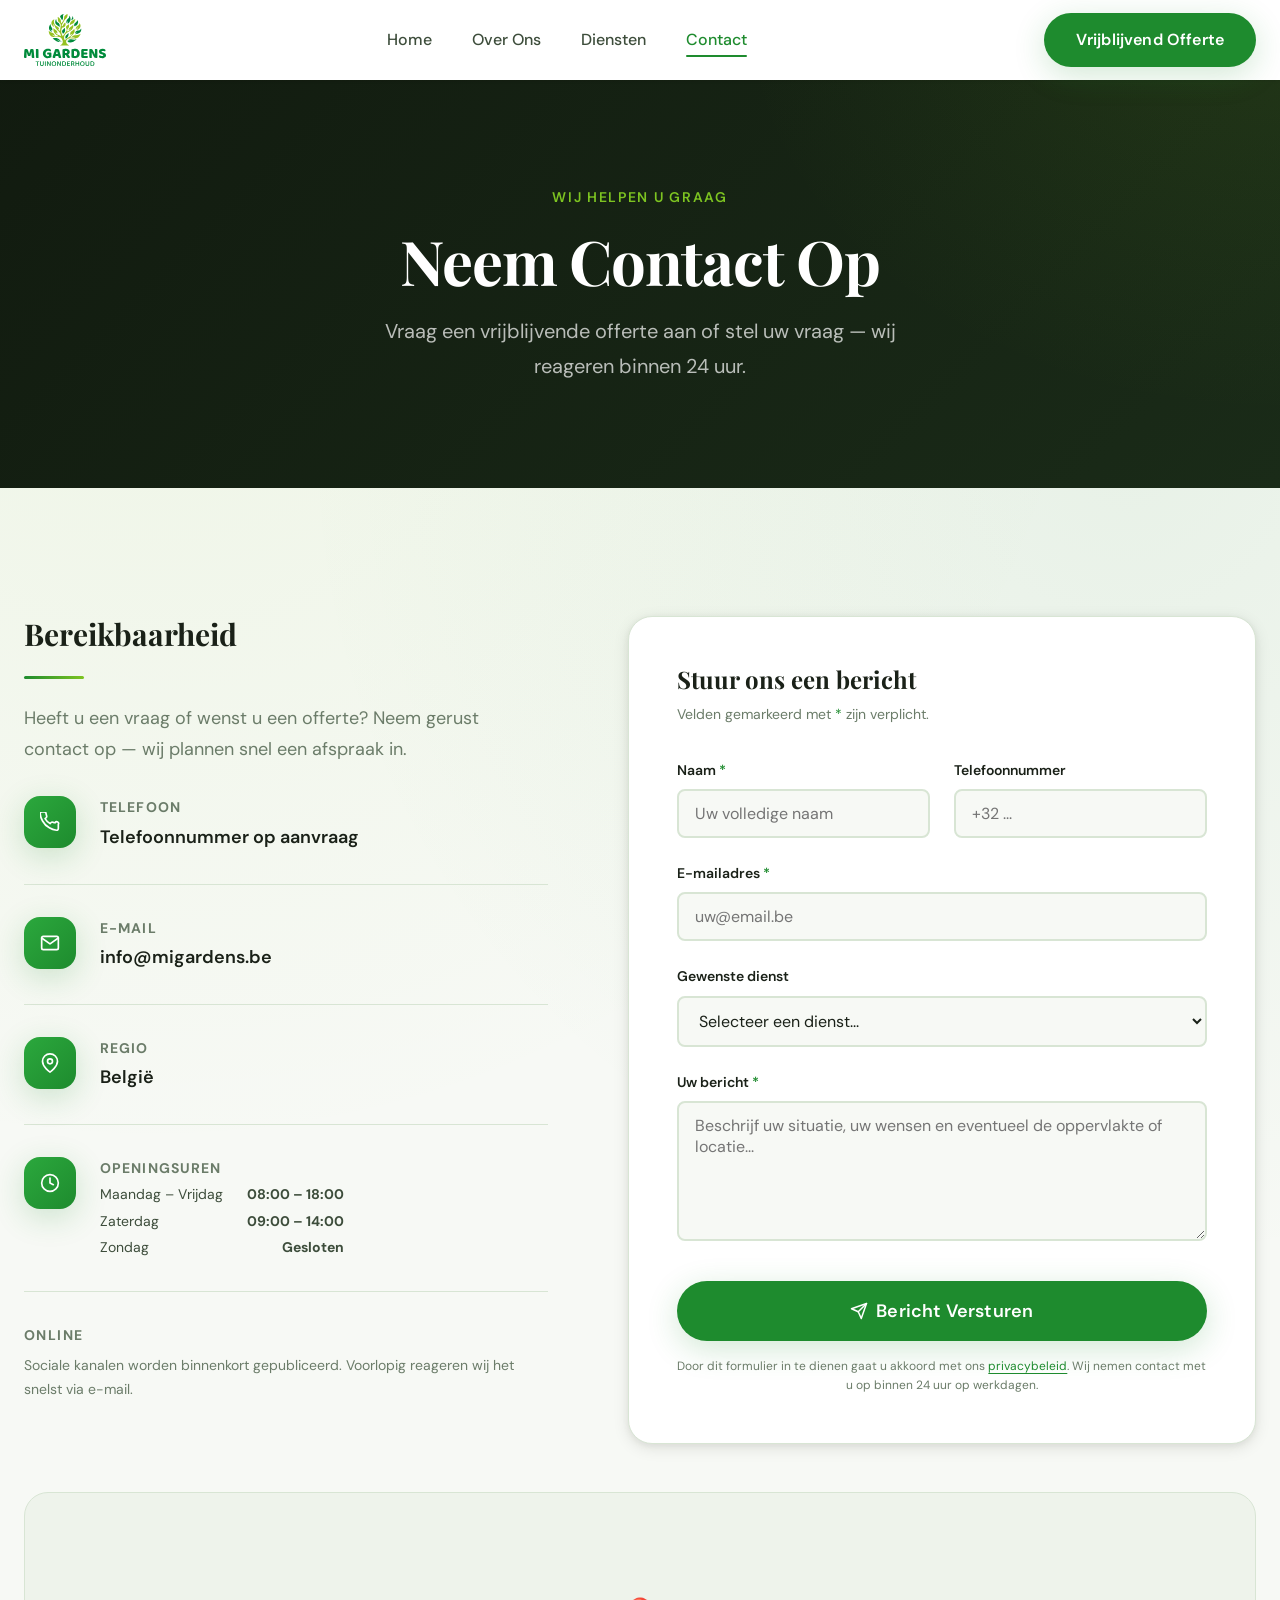
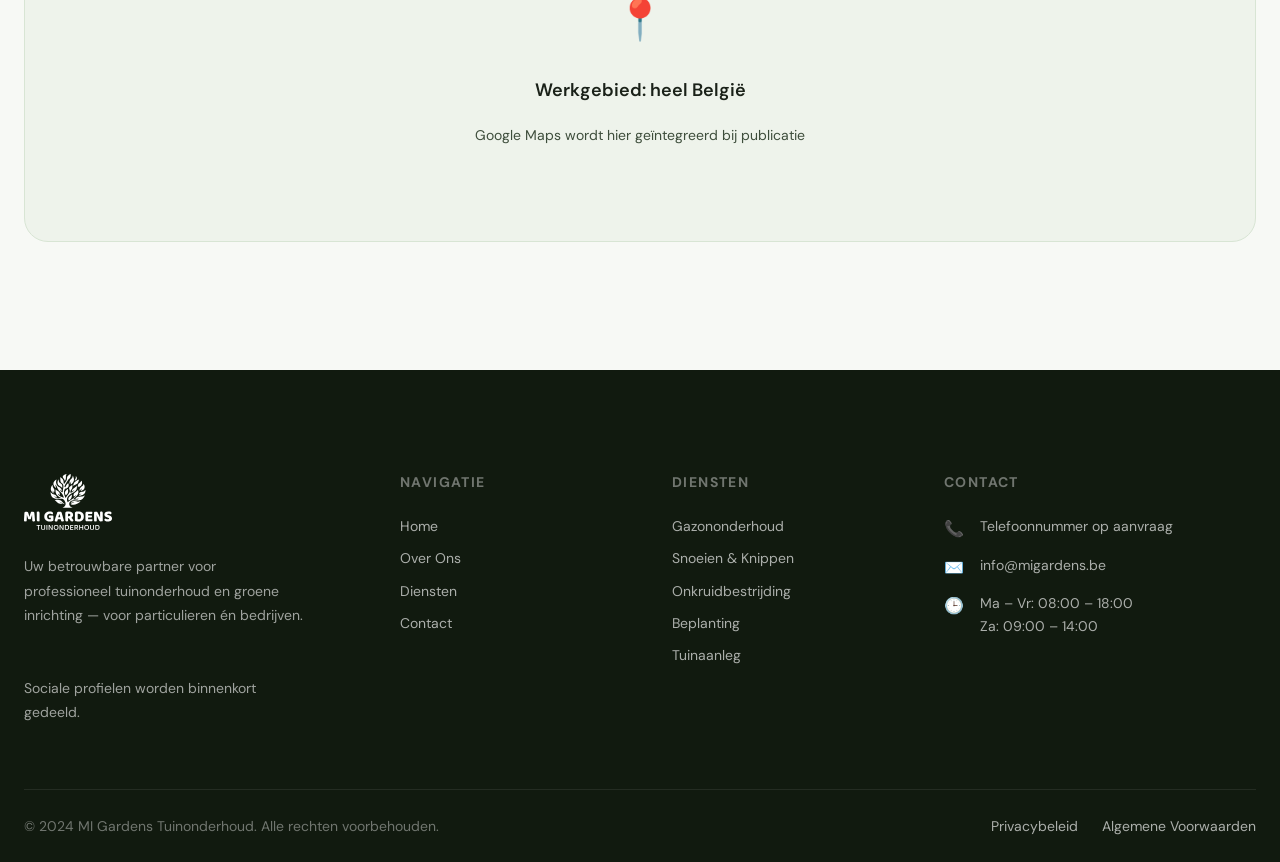
<file: contact.html>
<!DOCTYPE html>
<html lang="nl">
<head>
  <meta charset="UTF-8">
  <meta name="viewport" content="width=device-width, initial-scale=1.0">
  <meta name="description" content="Neem contact op met MI Gardens Tuinonderhoud — vraag een vrijblijvende offerte aan of stel uw vraag.">
  <title>Contact — MI Gardens Tuinonderhoud</title>
  <link rel="preconnect" href="https://fonts.googleapis.com">
  <link rel="preconnect" href="https://fonts.gstatic.com" crossorigin>
  <link href="https://fonts.googleapis.com/css2?family=Playfair+Display:ital,wght@0,600;0,700;1,600;1,700&family=DM+Sans:wght@400;500;600;700&display=swap" rel="stylesheet">
  <link rel="stylesheet" href="./css/styles.css">
</head>
<body>

  <!-- ===== NAVIGATION ===== -->
  <nav class="nav nav--solid" aria-label="Main navigation">
    <div class="nav__inner">
      <a href="./index.html" class="nav__logo" aria-label="MI Gardens home">
        <img src="./images/logo.svg" alt="MI Gardens Tuinonderhoud logo" width="140" height="52">
      </a>
      <div class="nav__menu" role="list">
        <a href="./index.html" class="nav__link" role="listitem">Home</a>
        <a href="./about.html" class="nav__link" role="listitem">Over Ons</a>
        <a href="./services.html" class="nav__link" role="listitem">Diensten</a>
        <a href="./contact.html" class="nav__link nav__link--active" role="listitem">Contact</a>
      </div>
      <a href="./contact.html" class="btn btn--primary nav__cta">Vrijblijvend Offerte</a>
      <button class="nav__hamburger" aria-label="Open menu" aria-expanded="false" aria-controls="mobile-menu">
        <span></span>
        <span></span>
        <span></span>
      </button>
    </div>
  </nav>

  <!-- Mobile menu -->
  <div class="nav__mobile" id="mobile-menu" aria-hidden="true">
    <a href="./index.html" class="nav__mobile-link">Home</a>
    <a href="./about.html" class="nav__mobile-link">Over Ons</a>
    <a href="./services.html" class="nav__mobile-link">Diensten</a>
    <a href="./contact.html" class="nav__mobile-link nav__mobile-link--active">Contact</a>
    <div class="nav__mobile-cta">
      <a href="./contact.html" class="btn btn--primary btn--lg">Vrijblijvend Offerte</a>
    </div>
  </div>

  <main>

    <!-- ===== PAGE HERO ===== -->
    <section class="page-hero" aria-labelledby="contact-page-title">
      <div class="container">
        <span class="page-hero__eyebrow">Wij helpen u graag</span>
        <h1 class="page-hero__title" id="contact-page-title">Neem Contact Op</h1>
        <p class="page-hero__subtitle">
          Vraag een vrijblijvende offerte aan of stel uw vraag — wij reageren binnen 24 uur.
        </p>
      </div>
    </section>

    <!-- ===== CONTACT SECTION ===== -->
    <section class="section section--lg" aria-labelledby="contact-section-heading">
      <div class="container">
        <div class="contact-layout">

          <!-- Contact Info -->
          <aside aria-label="Contactgegevens">
            <h2 class="contact-section__title" id="contact-section-heading">Bereikbaarheid</h2>
            <div class="divider divider--left"></div>
            <p class="contact-section__intro">
              Heeft u een vraag of wenst u een offerte? Neem gerust contact op — wij plannen snel een afspraak in.
            </p>

            <div class="contact-info__item">
              <div class="contact-info__icon" aria-hidden="true">
                <svg xmlns="http://www.w3.org/2000/svg" width="20" height="20" viewBox="0 0 24 24" fill="none" stroke="currentColor" stroke-width="2" stroke-linecap="round" stroke-linejoin="round"><path d="M22 16.92v3a2 2 0 01-2.18 2 19.79 19.79 0 01-8.63-3.07A19.5 19.5 0 013.07 10.8 19.79 19.79 0 01.22 2.18 2 2 0 012.22 0h3a2 2 0 012 1.72 12.84 12.84 0 00.7 2.81 2 2 0 01-.45 2.11L6.09 7.91a16 16 0 006 6l1.27-1.27a2 2 0 012.11-.45 12.84 12.84 0 002.81.7A2 2 0 0122 14.92z"/></svg>
              </div>
              <div>
                <div class="contact-info__label">Telefoon</div>
                <div class="contact-info__value">Telefoonnummer op aanvraag</div>
              </div>
            </div>

            <div class="contact-info__item">
              <div class="contact-info__icon" aria-hidden="true">
                <svg xmlns="http://www.w3.org/2000/svg" width="20" height="20" viewBox="0 0 24 24" fill="none" stroke="currentColor" stroke-width="2" stroke-linecap="round" stroke-linejoin="round"><path d="M4 4h16c1.1 0 2 .9 2 2v12c0 1.1-.9 2-2 2H4c-1.1 0-2-.9-2-2V6c0-1.1.9-2 2-2z"/><polyline points="22,6 12,13 2,6"/></svg>
              </div>
              <div>
                <div class="contact-info__label">E-mail</div>
                <a href="mailto:info@migardens.be" class="contact-info__value contact-info__value-link">
                  info@migardens.be
                </a>
              </div>
            </div>

            <div class="contact-info__item">
              <div class="contact-info__icon" aria-hidden="true">
                <svg xmlns="http://www.w3.org/2000/svg" width="20" height="20" viewBox="0 0 24 24" fill="none" stroke="currentColor" stroke-width="2" stroke-linecap="round" stroke-linejoin="round"><path d="M21 10c0 7-9 13-9 13s-9-6-9-13a9 9 0 0118 0z"/><circle cx="12" cy="10" r="3"/></svg>
              </div>
              <div>
                <div class="contact-info__label">Regio</div>
                <div class="contact-info__value">België</div>
              </div>
            </div>

            <div class="contact-info__item">
              <div class="contact-info__icon" aria-hidden="true">
                <svg xmlns="http://www.w3.org/2000/svg" width="20" height="20" viewBox="0 0 24 24" fill="none" stroke="currentColor" stroke-width="2" stroke-linecap="round" stroke-linejoin="round"><circle cx="12" cy="12" r="10"/><polyline points="12 6 12 12 16 14"/></svg>
              </div>
              <div>
                <div class="contact-info__label">Openingsuren</div>
                <div class="contact-info__hours">
                  <div class="contact-info__hour">
                    <span>Maandag – Vrijdag</span>
                    <strong>08:00 – 18:00</strong>
                  </div>
                  <div class="contact-info__hour">
                    <span>Zaterdag</span>
                    <strong>09:00 – 14:00</strong>
                  </div>
                  <div class="contact-info__hour">
                    <span>Zondag</span>
                    <strong>Gesloten</strong>
                  </div>
                </div>
              </div>
            </div>

            <div class="contact-social">
              <div class="contact-social__label">Online</div>
              <p class="contact-social__note">Sociale kanalen worden binnenkort gepubliceerd. Voorlopig reageren wij het snelst via e-mail.</p>
            </div>
          </aside>

          <!-- Contact Form -->
          <div>
            <div class="contact-form" role="region" aria-label="Contactformulier">
              <h2 class="contact-form__title">Stuur ons een bericht</h2>
              <p class="contact-form__meta">
                Velden gemarkeerd met <span>*</span> zijn verplicht.
              </p>

              <form class="contact-form__form" novalidate aria-label="Contactformulier">

                <div class="form__row">
                  <div class="form__group">
                    <label class="form__label" for="name">Naam <span>*</span></label>
                    <input
                      class="form__input"
                      type="text"
                      id="name"
                      name="name"
                      placeholder="Uw volledige naam"
                      autocomplete="name"
                      required
                      aria-required="true"
                    >
                    <span class="form__error" id="name-error" role="alert" aria-live="polite"></span>
                  </div>
                  <div class="form__group">
                    <label class="form__label" for="phone">Telefoonnummer</label>
                    <input
                      class="form__input"
                      type="tel"
                      id="phone"
                      name="phone"
                      placeholder="+32 ..."
                      autocomplete="tel"
                    >
                  </div>
                </div>

                <div class="form__group">
                  <label class="form__label" for="email">E-mailadres <span>*</span></label>
                  <input
                    class="form__input"
                    type="email"
                    id="email"
                    name="email"
                    placeholder="uw@email.be"
                    autocomplete="email"
                    required
                    aria-required="true"
                  >
                  <span class="form__error" id="email-error" role="alert" aria-live="polite"></span>
                </div>

                <div class="form__group">
                  <label class="form__label" for="service">Gewenste dienst</label>
                  <select class="form__select" id="service" name="service">
                    <option value="" disabled selected>Selecteer een dienst...</option>
                    <option value="gazon">Gazononderhoud & Aanleg</option>
                    <option value="snoei">Snoeien & Knippen</option>
                    <option value="onkruid">Onkruidbestrijding</option>
                    <option value="beplanting">Beplanting</option>
                    <option value="bedrijf">Onderhoud Bedrijfsterreinen</option>
                    <option value="reiniging">Reiniging Opritten & Terrassen</option>
                    <option value="aanleg">Aanleg Opritten & Terrassen</option>
                    <option value="omheining">Plaatsing Omheiningen</option>
                    <option value="tuinaanleg">Algemene Tuinaanleg</option>
                    <option value="anders">Andere / Meerdere diensten</option>
                  </select>
                </div>

                <div class="form__group">
                  <label class="form__label" for="message">Uw bericht <span>*</span></label>
                  <textarea
                    class="form__textarea"
                    id="message"
                    name="message"
                    placeholder="Beschrijf uw situatie, uw wensen en eventueel de oppervlakte of locatie..."
                    required
                    aria-required="true"
                    rows="5"
                  ></textarea>
                  <span class="form__error" id="message-error" role="alert" aria-live="polite"></span>
                </div>

                <button type="submit" class="btn btn--primary btn--lg w-full form__submit">
                  <svg xmlns="http://www.w3.org/2000/svg" width="18" height="18" viewBox="0 0 24 24" fill="none" stroke="currentColor" stroke-width="2" stroke-linecap="round" stroke-linejoin="round" aria-hidden="true"><line x1="22" y1="2" x2="11" y2="13"/><polygon points="22 2 15 22 11 13 2 9 22 2"/></svg>
                  Bericht Versturen
                </button>

                <p class="contact-form__privacy">
                  Door dit formulier in te dienen gaat u akkoord met ons <a href="./privacy.html" class="legal-link">privacybeleid</a>. Wij nemen contact met u op binnen 24 uur op werkdagen.
                </p>

              </form>
            </div>
          </div>

        </div>

        <!-- Map placeholder -->
        <div class="map-placeholder" role="region" aria-label="Kaartlocatie">
          <div aria-hidden="true" class="map-placeholder__icon">📍</div>
          <p class="map-placeholder__title">Werkgebied: heel België</p>
          <p class="map-placeholder__subtitle">Google Maps wordt hier geïntegreerd bij publicatie</p>
        </div>

      </div>
    </section>

  </main>

  <!-- ===== FOOTER ===== -->
  <footer class="footer" aria-label="Sitefooter">
    <div class="container">
      <div class="footer__grid">
        <div class="footer__brand">
          <img src="./images/logo.svg" alt="MI Gardens logo" width="140" height="52">
          <p>Uw betrouwbare partner voor professioneel tuinonderhoud en groene inrichting — voor particulieren én bedrijven.</p>
          <div class="footer__social" aria-label="Sociale media">
            <p class="footer__social-note">Sociale profielen worden binnenkort gedeeld.</p>
          </div>
        </div>
        <div>
          <h3 class="footer__heading">Navigatie</h3>
          <nav class="footer__links">
            <a href="./index.html" class="footer__link">Home</a>
            <a href="./about.html" class="footer__link">Over Ons</a>
            <a href="./services.html" class="footer__link">Diensten</a>
            <a href="./contact.html" class="footer__link">Contact</a>
          </nav>
        </div>
        <div>
          <h3 class="footer__heading">Diensten</h3>
          <nav class="footer__links">
            <a href="./services.html" class="footer__link">Gazononderhoud</a>
            <a href="./services.html" class="footer__link">Snoeien & Knippen</a>
            <a href="./services.html" class="footer__link">Onkruidbestrijding</a>
            <a href="./services.html" class="footer__link">Beplanting</a>
            <a href="./services.html" class="footer__link">Tuinaanleg</a>
          </nav>
        </div>
        <div>
          <h3 class="footer__heading">Contact</h3>
          <address class="footer__address">
            <div class="footer__contact-item">
              <span class="footer__contact-icon" aria-hidden="true">📞</span>
              <span class="footer__muted">Telefoonnummer op aanvraag</span>
            </div>
            <div class="footer__contact-item">
              <span class="footer__contact-icon" aria-hidden="true">✉️</span>
              <a href="mailto:info@migardens.be" class="footer__link">info@migardens.be</a>
            </div>
            <div class="footer__contact-item">
              <span class="footer__contact-icon" aria-hidden="true">🕒</span>
              <div>
                <div class="footer__muted">Ma – Vr: 08:00 – 18:00</div>
                <div class="footer__muted">Za: 09:00 – 14:00</div>
              </div>
            </div>
          </address>
        </div>
      </div>
      <div class="footer__bottom">
        <p class="footer__copyright">© 2024 MI Gardens Tuinonderhoud. Alle rechten voorbehouden.</p>
        <div class="footer__meta-links">
          <a href="./privacy.html" class="footer__link">Privacybeleid</a>
          <a href="./terms.html" class="footer__link">Algemene Voorwaarden</a>
        </div>
      </div>
    </div>
  </footer>

  <script src="./js/main.js"></script>
</body>
</html>
</file>
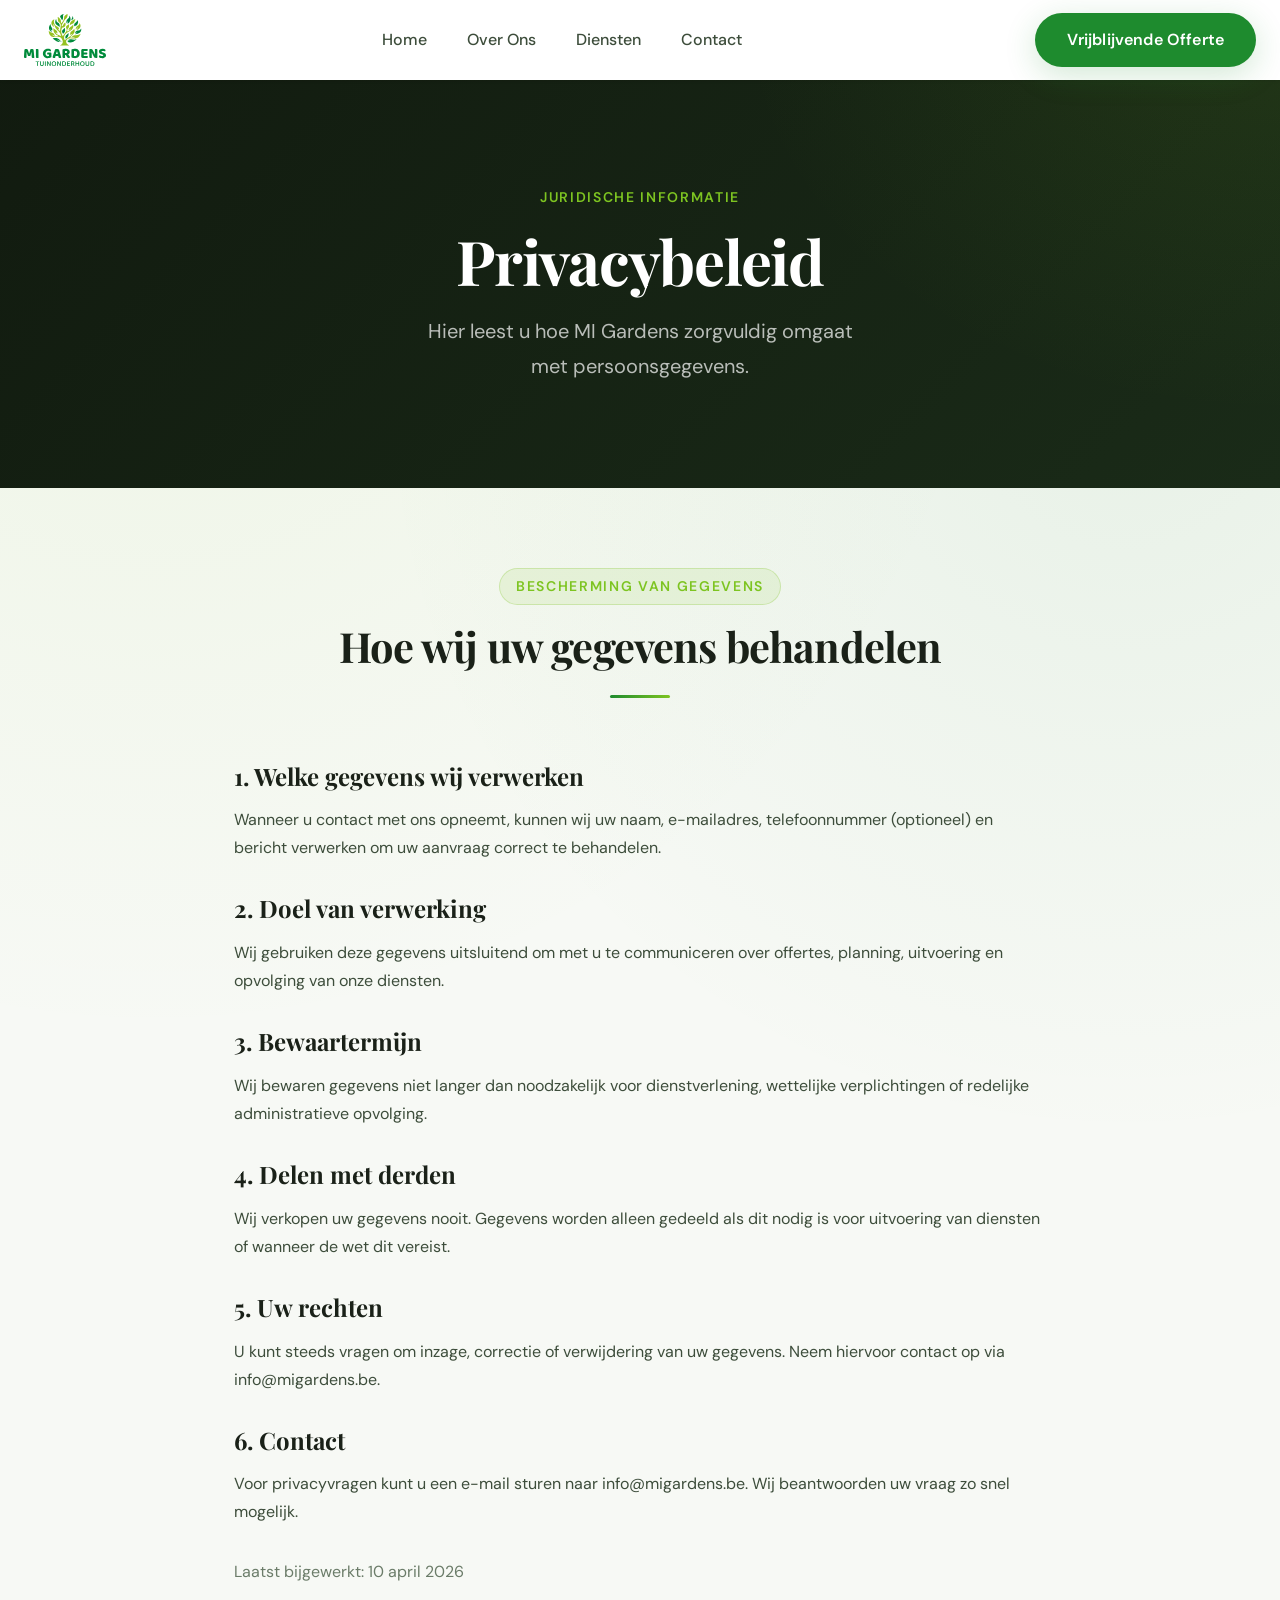
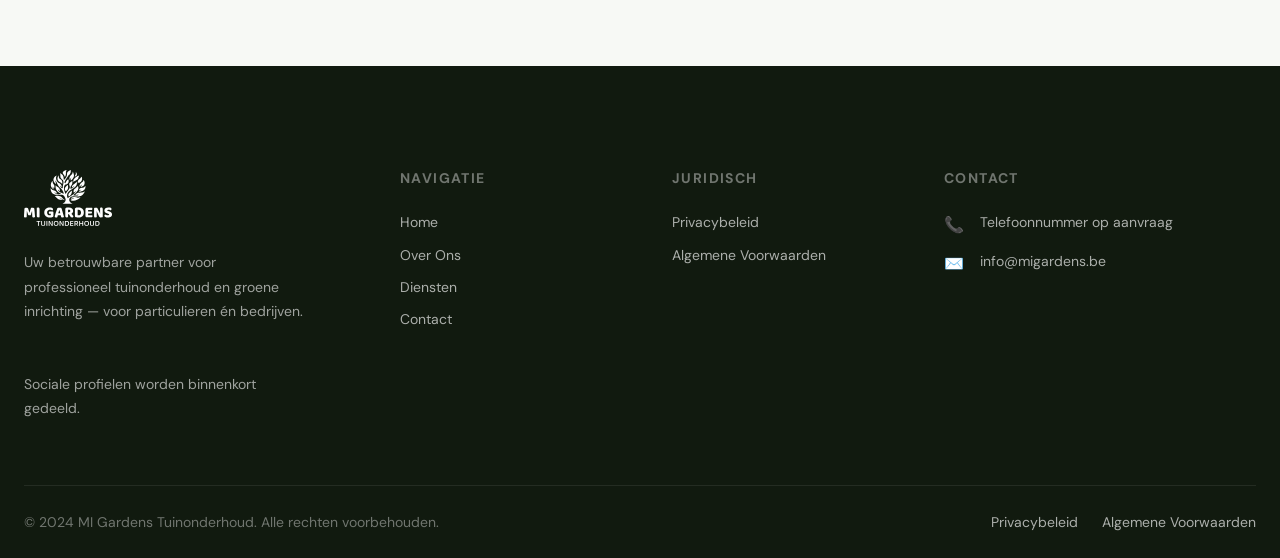
<file: privacy.html>
<!DOCTYPE html>
<html lang="nl">
<head>
  <meta charset="UTF-8">
  <meta name="viewport" content="width=device-width, initial-scale=1.0">
  <meta name="description" content="Privacybeleid van MI Gardens Tuinonderhoud.">
  <title>Privacybeleid - MI Gardens Tuinonderhoud</title>
  <link rel="preconnect" href="https://fonts.googleapis.com">
  <link rel="preconnect" href="https://fonts.gstatic.com" crossorigin>
  <link href="https://fonts.googleapis.com/css2?family=Playfair+Display:ital,wght@0,600;0,700;1,600;1,700&family=DM+Sans:wght@400;500;600;700&display=swap" rel="stylesheet">
  <link rel="stylesheet" href="./css/styles.css">
</head>
<body>

  <nav class="nav nav--solid" aria-label="Main navigation">
    <div class="nav__inner">
      <a href="./index.html" class="nav__logo" aria-label="MI Gardens home">
        <img src="./images/logo.svg" alt="MI Gardens Tuinonderhoud logo" width="140" height="52">
      </a>
      <div class="nav__menu" role="list">
        <a href="./index.html" class="nav__link" role="listitem">Home</a>
        <a href="./about.html" class="nav__link" role="listitem">Over Ons</a>
        <a href="./services.html" class="nav__link" role="listitem">Diensten</a>
        <a href="./contact.html" class="nav__link" role="listitem">Contact</a>
      </div>
      <a href="./contact.html" class="btn btn--primary nav__cta">Vrijblijvende Offerte</a>
      <button class="nav__hamburger" aria-label="Open menu" aria-expanded="false" aria-controls="mobile-menu">
        <span></span>
        <span></span>
        <span></span>
      </button>
    </div>
  </nav>

  <div class="nav__mobile" id="mobile-menu" aria-hidden="true">
    <a href="./index.html" class="nav__mobile-link">Home</a>
    <a href="./about.html" class="nav__mobile-link">Over Ons</a>
    <a href="./services.html" class="nav__mobile-link">Diensten</a>
    <a href="./contact.html" class="nav__mobile-link">Contact</a>
    <div class="nav__mobile-cta">
      <a href="./contact.html" class="btn btn--primary btn--lg">Vrijblijvende Offerte</a>
    </div>
  </div>

  <main>
    <section class="page-hero" aria-labelledby="privacy-title">
      <div class="container">
        <span class="page-hero__eyebrow">Juridische informatie</span>
        <h1 class="page-hero__title" id="privacy-title">Privacybeleid</h1>
        <p class="page-hero__subtitle">Hier leest u hoe MI Gardens zorgvuldig omgaat met persoonsgegevens.</p>
      </div>
    </section>

    <section class="section" aria-labelledby="privacy-content-title">
      <div class="container container--narrow">
        <header class="section-header">
          <span class="section-header__eyebrow">Bescherming van gegevens</span>
          <h2 class="section-header__title" id="privacy-content-title">Hoe wij uw gegevens behandelen</h2>
          <div class="divider"></div>
        </header>

        <div class="grid">
          <article>
            <h3 class="mb-2">1. Welke gegevens wij verwerken</h3>
            <p>Wanneer u contact met ons opneemt, kunnen wij uw naam, e-mailadres, telefoonnummer (optioneel) en bericht verwerken om uw aanvraag correct te behandelen.</p>
          </article>

          <article>
            <h3 class="mb-2">2. Doel van verwerking</h3>
            <p>Wij gebruiken deze gegevens uitsluitend om met u te communiceren over offertes, planning, uitvoering en opvolging van onze diensten.</p>
          </article>

          <article>
            <h3 class="mb-2">3. Bewaartermijn</h3>
            <p>Wij bewaren gegevens niet langer dan noodzakelijk voor dienstverlening, wettelijke verplichtingen of redelijke administratieve opvolging.</p>
          </article>

          <article>
            <h3 class="mb-2">4. Delen met derden</h3>
            <p>Wij verkopen uw gegevens nooit. Gegevens worden alleen gedeeld als dit nodig is voor uitvoering van diensten of wanneer de wet dit vereist.</p>
          </article>

          <article>
            <h3 class="mb-2">5. Uw rechten</h3>
            <p>U kunt steeds vragen om inzage, correctie of verwijdering van uw gegevens. Neem hiervoor contact op via info@migardens.be.</p>
          </article>

          <article>
            <h3 class="mb-2">6. Contact</h3>
            <p>Voor privacyvragen kunt u een e-mail sturen naar info@migardens.be. Wij beantwoorden uw vraag zo snel mogelijk.</p>
          </article>

          <p class="text-muted">Laatst bijgewerkt: 10 april 2026</p>
        </div>
      </div>
    </section>
  </main>

  <footer class="footer" aria-label="Sitefooter">
    <div class="container">
      <div class="footer__grid">
        <div class="footer__brand">
          <img src="./images/logo.svg" alt="MI Gardens logo" width="140" height="52">
          <p>Uw betrouwbare partner voor professioneel tuinonderhoud en groene inrichting — voor particulieren én bedrijven.</p>
          <div class="footer__social" aria-label="Sociale media">
            <p class="footer__social-note">Sociale profielen worden binnenkort gedeeld.</p>
          </div>
        </div>
        <div>
          <h3 class="footer__heading">Navigatie</h3>
          <nav class="footer__links">
            <a href="./index.html" class="footer__link">Home</a>
            <a href="./about.html" class="footer__link">Over Ons</a>
            <a href="./services.html" class="footer__link">Diensten</a>
            <a href="./contact.html" class="footer__link">Contact</a>
          </nav>
        </div>
        <div>
          <h3 class="footer__heading">Juridisch</h3>
          <nav class="footer__links">
            <a href="./privacy.html" class="footer__link">Privacybeleid</a>
            <a href="./terms.html" class="footer__link">Algemene Voorwaarden</a>
          </nav>
        </div>
        <div>
          <h3 class="footer__heading">Contact</h3>
          <address class="footer__address">
            <div class="footer__contact-item">
              <span class="footer__contact-icon" aria-hidden="true">📞</span>
              <span class="footer__muted">Telefoonnummer op aanvraag</span>
            </div>
            <div class="footer__contact-item">
              <span class="footer__contact-icon" aria-hidden="true">✉️</span>
              <a href="mailto:info@migardens.be" class="footer__link">info@migardens.be</a>
            </div>
          </address>
        </div>
      </div>
      <div class="footer__bottom">
        <p class="footer__copyright">© 2024 MI Gardens Tuinonderhoud. Alle rechten voorbehouden.</p>
        <div class="footer__meta-links">
          <a href="./privacy.html" class="footer__link">Privacybeleid</a>
          <a href="./terms.html" class="footer__link">Algemene Voorwaarden</a>
        </div>
      </div>
    </div>
  </footer>

  <script src="./js/main.js"></script>
</body>
</html>
</file>
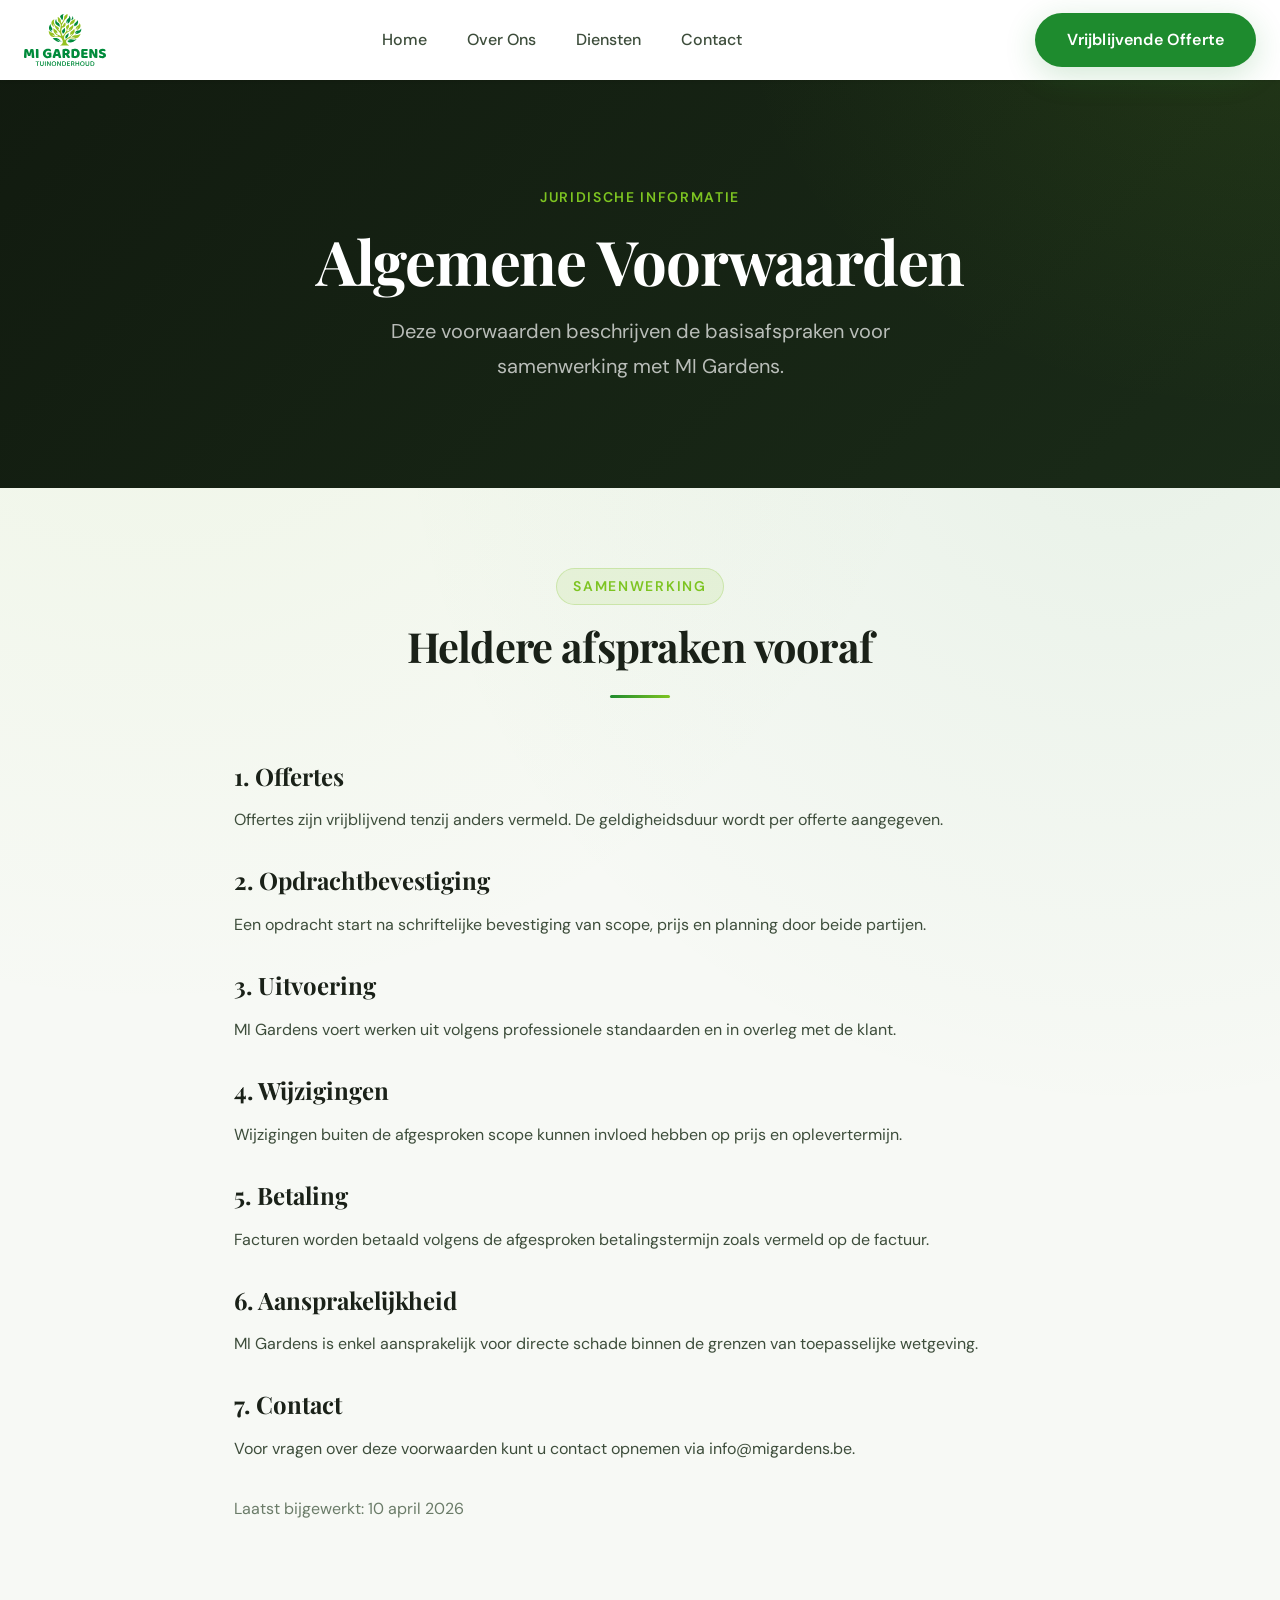
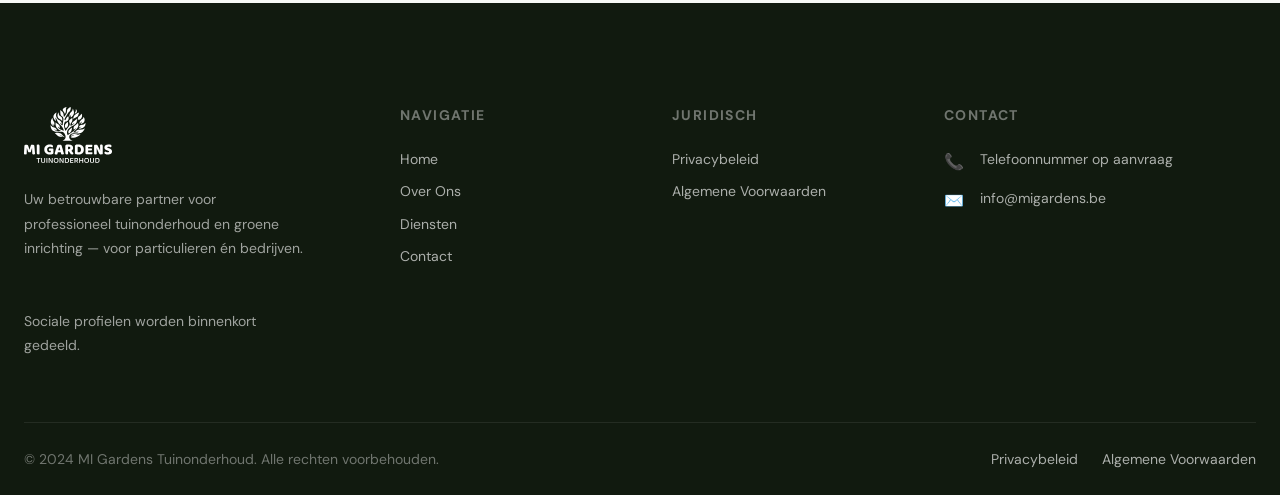
<file: terms.html>
<!DOCTYPE html>
<html lang="nl">
<head>
  <meta charset="UTF-8">
  <meta name="viewport" content="width=device-width, initial-scale=1.0">
  <meta name="description" content="Algemene voorwaarden van MI Gardens Tuinonderhoud.">
  <title>Algemene Voorwaarden - MI Gardens Tuinonderhoud</title>
  <link rel="preconnect" href="https://fonts.googleapis.com">
  <link rel="preconnect" href="https://fonts.gstatic.com" crossorigin>
  <link href="https://fonts.googleapis.com/css2?family=Playfair+Display:ital,wght@0,600;0,700;1,600;1,700&family=DM+Sans:wght@400;500;600;700&display=swap" rel="stylesheet">
  <link rel="stylesheet" href="./css/styles.css">
</head>
<body>

  <nav class="nav nav--solid" aria-label="Main navigation">
    <div class="nav__inner">
      <a href="./index.html" class="nav__logo" aria-label="MI Gardens home">
        <img src="./images/logo.svg" alt="MI Gardens Tuinonderhoud logo" width="140" height="52">
      </a>
      <div class="nav__menu" role="list">
        <a href="./index.html" class="nav__link" role="listitem">Home</a>
        <a href="./about.html" class="nav__link" role="listitem">Over Ons</a>
        <a href="./services.html" class="nav__link" role="listitem">Diensten</a>
        <a href="./contact.html" class="nav__link" role="listitem">Contact</a>
      </div>
      <a href="./contact.html" class="btn btn--primary nav__cta">Vrijblijvende Offerte</a>
      <button class="nav__hamburger" aria-label="Open menu" aria-expanded="false" aria-controls="mobile-menu">
        <span></span>
        <span></span>
        <span></span>
      </button>
    </div>
  </nav>

  <div class="nav__mobile" id="mobile-menu" aria-hidden="true">
    <a href="./index.html" class="nav__mobile-link">Home</a>
    <a href="./about.html" class="nav__mobile-link">Over Ons</a>
    <a href="./services.html" class="nav__mobile-link">Diensten</a>
    <a href="./contact.html" class="nav__mobile-link">Contact</a>
    <div class="nav__mobile-cta">
      <a href="./contact.html" class="btn btn--primary btn--lg">Vrijblijvende Offerte</a>
    </div>
  </div>

  <main>
    <section class="page-hero" aria-labelledby="terms-title">
      <div class="container">
        <span class="page-hero__eyebrow">Juridische informatie</span>
        <h1 class="page-hero__title" id="terms-title">Algemene Voorwaarden</h1>
        <p class="page-hero__subtitle">Deze voorwaarden beschrijven de basisafspraken voor samenwerking met MI Gardens.</p>
      </div>
    </section>

    <section class="section" aria-labelledby="terms-content-title">
      <div class="container container--narrow">
        <header class="section-header">
          <span class="section-header__eyebrow">Samenwerking</span>
          <h2 class="section-header__title" id="terms-content-title">Heldere afspraken vooraf</h2>
          <div class="divider"></div>
        </header>

        <div class="grid">
          <article>
            <h3 class="mb-2">1. Offertes</h3>
            <p>Offertes zijn vrijblijvend tenzij anders vermeld. De geldigheidsduur wordt per offerte aangegeven.</p>
          </article>

          <article>
            <h3 class="mb-2">2. Opdrachtbevestiging</h3>
            <p>Een opdracht start na schriftelijke bevestiging van scope, prijs en planning door beide partijen.</p>
          </article>

          <article>
            <h3 class="mb-2">3. Uitvoering</h3>
            <p>MI Gardens voert werken uit volgens professionele standaarden en in overleg met de klant.</p>
          </article>

          <article>
            <h3 class="mb-2">4. Wijzigingen</h3>
            <p>Wijzigingen buiten de afgesproken scope kunnen invloed hebben op prijs en oplevertermijn.</p>
          </article>

          <article>
            <h3 class="mb-2">5. Betaling</h3>
            <p>Facturen worden betaald volgens de afgesproken betalingstermijn zoals vermeld op de factuur.</p>
          </article>

          <article>
            <h3 class="mb-2">6. Aansprakelijkheid</h3>
            <p>MI Gardens is enkel aansprakelijk voor directe schade binnen de grenzen van toepasselijke wetgeving.</p>
          </article>

          <article>
            <h3 class="mb-2">7. Contact</h3>
            <p>Voor vragen over deze voorwaarden kunt u contact opnemen via info@migardens.be.</p>
          </article>

          <p class="text-muted">Laatst bijgewerkt: 10 april 2026</p>
        </div>
      </div>
    </section>
  </main>

  <footer class="footer" aria-label="Sitefooter">
    <div class="container">
      <div class="footer__grid">
        <div class="footer__brand">
          <img src="./images/logo.svg" alt="MI Gardens logo" width="140" height="52">
          <p>Uw betrouwbare partner voor professioneel tuinonderhoud en groene inrichting — voor particulieren én bedrijven.</p>
          <div class="footer__social" aria-label="Sociale media">
            <p class="footer__social-note">Sociale profielen worden binnenkort gedeeld.</p>
          </div>
        </div>
        <div>
          <h3 class="footer__heading">Navigatie</h3>
          <nav class="footer__links">
            <a href="./index.html" class="footer__link">Home</a>
            <a href="./about.html" class="footer__link">Over Ons</a>
            <a href="./services.html" class="footer__link">Diensten</a>
            <a href="./contact.html" class="footer__link">Contact</a>
          </nav>
        </div>
        <div>
          <h3 class="footer__heading">Juridisch</h3>
          <nav class="footer__links">
            <a href="./privacy.html" class="footer__link">Privacybeleid</a>
            <a href="./terms.html" class="footer__link">Algemene Voorwaarden</a>
          </nav>
        </div>
        <div>
          <h3 class="footer__heading">Contact</h3>
          <address class="footer__address">
            <div class="footer__contact-item">
              <span class="footer__contact-icon" aria-hidden="true">📞</span>
              <span class="footer__muted">Telefoonnummer op aanvraag</span>
            </div>
            <div class="footer__contact-item">
              <span class="footer__contact-icon" aria-hidden="true">✉️</span>
              <a href="mailto:info@migardens.be" class="footer__link">info@migardens.be</a>
            </div>
          </address>
        </div>
      </div>
      <div class="footer__bottom">
        <p class="footer__copyright">© 2024 MI Gardens Tuinonderhoud. Alle rechten voorbehouden.</p>
        <div class="footer__meta-links">
          <a href="./privacy.html" class="footer__link">Privacybeleid</a>
          <a href="./terms.html" class="footer__link">Algemene Voorwaarden</a>
        </div>
      </div>
    </div>
  </footer>

  <script src="./js/main.js"></script>
</body>
</html>
</file>
<file: css/styles.css>
/* ==========================================================================
   MI GARDENS — Custom CSS
   Design: Nature-inspired premium | Organic shapes | Dual-green palette
   ========================================================================== */

/* 1. CSS RESET
   ========================================================================== */
*, *::before, *::after {
  box-sizing: border-box;
  margin: 0;
  padding: 0;
}

html {
  scroll-behavior: smooth;
  font-size: 16px;
}

img, video {
  max-width: 100%;
  height: auto;
  display: block;
}

a {
  color: inherit;
  text-decoration: none;
}

ul, ol {
  list-style: none;
}

button {
  border: none;
  background: none;
  cursor: pointer;
  font-family: inherit;
}

input, textarea, select {
  font-family: inherit;
  font-size: inherit;
}

/* 2. CSS VARIABLES
   ========================================================================== */
:root {
  /* Colors — extracted from MI Gardens logo */
  --color-primary:        #1E8B2E;   /* deep forest green (logo text/trunk) */
  --color-primary-dark:   #166022;   /* darker shade for hover states */
  --color-primary-light:  #2BA83D;   /* lighter for gradients */
  --color-secondary:      #7DC421;   /* lime green (logo leaves) */
  --color-secondary-dark: #6aab1a;
  --color-accent:         #F5A623;   /* warm amber — CTA contrast */
  --color-accent-dark:    #e09210;

  --color-text:           #1A2118;   /* near-black w/ green undertone */
  --color-text-body:      #3D4D3B;   /* body text */
  --color-text-muted:     #6B7C69;   /* captions, small text */

  --color-bg:             #F7F9F5;   /* warm off-white w/ green tint */
  --color-bg-alt:         #EEF3EB;   /* slightly darker for sections */
  --color-surface:        #FFFFFF;
  --color-border:         #D8E5D4;
  --color-border-light:   #EBF2E8;

  --color-dark:           #111A0F;   /* dark section backgrounds */
  --color-dark-2:         #1A2B18;

  /* Spacing — 8px base grid */
  --space-1:   8px;
  --space-2:   16px;
  --space-3:   24px;
  --space-4:   32px;
  --space-5:   48px;
  --space-6:   64px;
  --space-7:   80px;
  --space-8:   104px;
  --space-9:   128px;

  /* Typography */
  --font-heading: 'Playfair Display', Georgia, serif;
  --font-body:    'DM Sans', -apple-system, sans-serif;

  --text-xs:   0.75rem;   /* 12px */
  --text-sm:   0.875rem;  /* 14px */
  --text-base: 1rem;      /* 16px */
  --text-lg:   1.125rem;  /* 18px */
  --text-xl:   1.25rem;   /* 20px */
  --text-2xl:  1.5rem;    /* 24px */
  --text-3xl:  1.875rem;  /* 30px */
  --text-4xl:  2.25rem;   /* 36px */
  --text-5xl:  3rem;      /* 48px */
  --text-6xl:  3.75rem;   /* 60px */
  --text-7xl:  4.5rem;    /* 72px */

  /* Border radius */
  --radius-sm:  4px;
  --radius-md:  8px;
  --radius-lg:  16px;
  --radius-xl:  24px;
  --radius-2xl: 40px;
  --radius-full: 9999px;

  /* Transitions */
  --transition-fast:   0.15s ease;
  --transition-base:   0.3s ease;
  --transition-slow:   0.5s ease;

  /* Shadows */
  --shadow-sm:  0 1px 3px rgba(26,33,24,0.08), 0 1px 2px rgba(26,33,24,0.04);
  --shadow-md:  0 4px 16px rgba(26,33,24,0.10), 0 2px 6px rgba(26,33,24,0.06);
  --shadow-lg:  0 10px 40px rgba(26,33,24,0.12), 0 4px 12px rgba(26,33,24,0.08);
  --shadow-xl:  0 20px 60px rgba(26,33,24,0.16);
  --shadow-green: 0 8px 32px rgba(30,139,46,0.20);

  /* Layout */
  --container-max: 1280px;
  --container-narrow: 860px;
  --nav-height: 80px;
}

/* 3. BASE STYLES
   ========================================================================== */
body {
  font-family: var(--font-body);
  font-size: var(--text-base);
  color: var(--color-text-body);
  background-color: var(--color-bg);
  background-image:
    radial-gradient(circle at 12% 8%, rgba(125,196,33,0.08), transparent 38%),
    radial-gradient(circle at 88% 18%, rgba(30,139,46,0.07), transparent 36%);
  line-height: 1.6;
  -webkit-font-smoothing: antialiased;
  -moz-osx-font-smoothing: grayscale;
  overflow-x: hidden;
}

/* 4. TYPOGRAPHY
   ========================================================================== */
h1, h2, h3, h4, h5, h6 {
  font-family: var(--font-heading);
  color: var(--color-text);
  line-height: 1.2;
  font-weight: 700;
}

h1 { font-size: var(--text-4xl); }
h2 { font-size: var(--text-3xl); }
h3 { font-size: var(--text-2xl); }
h4 { font-size: var(--text-xl); }
h5 { font-size: var(--text-lg); }
h6 { font-size: var(--text-base); }

p {
  line-height: 1.75;
  color: var(--color-text-body);
}

.text-muted { color: var(--color-text-muted); }
.text-primary { color: var(--color-primary); }
.text-accent { color: var(--color-accent); }
.text-white { color: #fff; }

/* 5. LAYOUT
   ========================================================================== */
.container {
  width: 100%;
  max-width: var(--container-max);
  margin: 0 auto;
  padding: 0 var(--space-3);
}

.container--narrow {
  max-width: var(--container-narrow);
  margin: 0 auto;
  padding: 0 var(--space-3);
}

.section {
  padding: var(--space-7) 0;
}

.section--lg {
  padding: var(--space-9) 0;
}

.section--alt {
  background-color: var(--color-bg-alt);
}

.section--dark {
  background-color: var(--color-dark);
}

.section--primary {
  background-color: var(--color-primary);
}

.grid {
  display: grid;
  gap: var(--space-4);
}

.grid--2 { grid-template-columns: repeat(2, 1fr); }
.grid--3 { grid-template-columns: repeat(3, 1fr); }
.grid--4 { grid-template-columns: repeat(4, 1fr); }

.flex { display: flex; }
.flex--center { align-items: center; justify-content: center; }
.flex--between { align-items: center; justify-content: space-between; }
.flex--gap { gap: var(--space-2); }

/* 6. COMPONENTS
   ========================================================================== */

/* --- Section Header --- */
.section-header {
  text-align: center;
  margin-bottom: var(--space-6);
}

.section-header__eyebrow {
  display: inline-block;
  font-family: var(--font-body);
  font-size: var(--text-sm);
  font-weight: 600;
  letter-spacing: 0.12em;
  text-transform: uppercase;
  color: var(--color-secondary);
  margin-bottom: var(--space-2);
  padding: 6px 16px;
  background: rgba(125,196,33,0.10);
  border-radius: var(--radius-full);
  border: 1px solid rgba(125,196,33,0.25);
}

.section-header__eyebrow--white {
  color: rgba(255,255,255,0.85);
  background: rgba(255,255,255,0.10);
  border-color: rgba(255,255,255,0.20);
}

.section-header__title {
  font-size: clamp(2rem, 1.7rem + 1.35vw, 2.6rem);
  margin-bottom: var(--space-2);
  letter-spacing: -0.02em;
  text-wrap: balance;
}

.section-header__title--white {
  color: #fff;
}

.section-header__subtitle {
  font-size: var(--text-lg);
  color: var(--color-text-muted);
  max-width: 580px;
  margin: 0 auto;
  text-wrap: pretty;
}

.section-header__subtitle--white {
  color: rgba(255,255,255,0.75);
}

/* --- Buttons --- */
.btn {
  display: inline-flex;
  align-items: center;
  gap: var(--space-1);
  font-family: var(--font-body);
  font-size: var(--text-base);
  font-weight: 600;
  padding: 14px 32px;
  border-radius: var(--radius-full);
  transition: all var(--transition-base);
  cursor: pointer;
  white-space: nowrap;
  min-height: 52px;
  letter-spacing: 0.01em;
}

.btn:focus-visible {
  outline: 3px solid rgba(125,196,33,0.55);
  outline-offset: 2px;
}

.btn--primary {
  background: var(--color-primary);
  color: #fff;
  box-shadow: var(--shadow-green);
}

.btn--primary:hover {
  background: var(--color-primary-dark);
  transform: translateY(-2px);
  box-shadow: 0 12px 40px rgba(30,139,46,0.30);
}

.btn--accent {
  background: var(--color-accent);
  color: #fff;
  box-shadow: 0 8px 24px rgba(245,166,35,0.30);
}

.btn--accent:hover {
  background: var(--color-accent-dark);
  transform: translateY(-2px);
  box-shadow: 0 12px 32px rgba(245,166,35,0.40);
}

.btn--outline {
  background: transparent;
  color: var(--color-primary);
  border: 2px solid var(--color-primary);
}

.btn--outline:hover {
  background: var(--color-primary);
  color: #fff;
  transform: translateY(-2px);
}

.btn--outline-white {
  background: transparent;
  color: #fff;
  border: 2px solid rgba(255,255,255,0.5);
}

.btn--outline-white:hover {
  background: #fff;
  color: var(--color-primary);
  border-color: #fff;
}

.btn--lg {
  padding: 18px 40px;
  font-size: var(--text-lg);
  min-height: 60px;
}

.btn svg {
  width: 18px;
  height: 18px;
  flex-shrink: 0;
}

/* --- NAVIGATION
   ========================================================================== */
.nav {
  position: fixed;
  top: 0;
  left: 0;
  right: 0;
  z-index: 1000;
  height: var(--nav-height);
  display: flex;
  align-items: center;
  transition: all var(--transition-base);
}

.nav--transparent {
  background: transparent;
}

.nav--scrolled {
  background: rgba(255,255,255,0.97);
  box-shadow: 0 2px 20px rgba(26,33,24,0.08);
  backdrop-filter: blur(12px);
}

.nav--solid {
  background: var(--color-surface);
  box-shadow: var(--shadow-sm);
}

.nav__inner {
  display: flex;
  align-items: center;
  justify-content: space-between;
  width: 100%;
  max-width: var(--container-max);
  margin: 0 auto;
  padding: 0 var(--space-3);
}

.nav__logo {
  display: flex;
  align-items: center;
  gap: var(--space-2);
  text-decoration: none;
}

.nav__logo img {
  height: 52px;
  width: auto;
}

.nav__menu {
  display: flex;
  align-items: center;
  gap: var(--space-1);
}

.nav__link {
  font-family: var(--font-body);
  font-size: var(--text-base);
  font-weight: 500;
  color: var(--color-text-body);
  padding: 8px 16px;
  border-radius: var(--radius-md);
  transition: all var(--transition-fast);
  position: relative;
}

.nav__link::after {
  content: '';
  position: absolute;
  bottom: 4px;
  left: 16px;
  right: 16px;
  height: 2px;
  background: var(--color-primary);
  border-radius: var(--radius-full);
  transform: scaleX(0);
  transition: transform var(--transition-fast);
}

.nav__link:hover,
.nav__link--active {
  color: var(--color-primary);
}

.nav__link:focus-visible {
  outline: 3px solid rgba(30,139,46,0.35);
  outline-offset: 2px;
}

.nav__link:hover::after,
.nav__link--active::after {
  transform: scaleX(1);
}

.nav--transparent .nav__link {
  color: rgba(255,255,255,0.90);
}

.nav--transparent .nav__link:hover,
.nav--transparent .nav__link--active {
  color: #fff;
}

.nav--transparent .nav__link::after {
  background: #fff;
}

.nav__cta {
  margin-left: var(--space-2);
}

/* Hamburger */
.nav__hamburger {
  display: none;
  flex-direction: column;
  justify-content: center;
  align-items: center;
  width: 44px;
  height: 44px;
  gap: 5px;
  cursor: pointer;
  border-radius: var(--radius-md);
  transition: background var(--transition-fast);
}

.nav__hamburger:hover {
  background: var(--color-bg-alt);
}

.nav__hamburger span {
  display: block;
  width: 24px;
  height: 2px;
  background: var(--color-text);
  border-radius: var(--radius-full);
  transition: all var(--transition-base);
}

.nav--transparent .nav__hamburger span {
  background: #fff;
}

/* Mobile menu open */
.nav__hamburger.is-open span:nth-child(1) {
  transform: translateY(7px) rotate(45deg);
}
.nav__hamburger.is-open span:nth-child(2) {
  opacity: 0;
  transform: scaleX(0);
}
.nav__hamburger.is-open span:nth-child(3) {
  transform: translateY(-7px) rotate(-45deg);
}

/* Mobile nav overlay */
.nav__mobile {
  display: none;
  position: fixed;
  top: var(--nav-height);
  left: 0;
  right: 0;
  bottom: 0;
  background: var(--color-surface);
  z-index: 999;
  flex-direction: column;
  padding: var(--space-4);
  transform: translateX(100%);
  transition: transform var(--transition-base);
}

.nav__mobile.is-open {
  transform: translateX(0);
}

.nav__mobile-link {
  font-family: var(--font-heading);
  font-size: var(--text-xl);
  font-weight: 700;
  color: var(--color-text);
  padding: var(--space-2) 0;
  border-bottom: 1px solid var(--color-border);
  transition: color var(--transition-fast);
}

.nav__mobile-link:focus-visible {
  outline: 3px solid rgba(30,139,46,0.35);
  outline-offset: 2px;
}

.nav__mobile-link:hover,
.nav__mobile-link--active {
  color: var(--color-primary);
}

.nav__mobile-cta {
  margin-top: var(--space-4);
}

/* --- HERO
   ========================================================================== */
.hero {
  position: relative;
  min-height: 100vh;
  display: flex;
  align-items: center;
  overflow: hidden;
  background: var(--color-dark);
}

.hero__bg {
  position: absolute;
  inset: 0;
  z-index: 0;
}

.hero__bg img {
  width: 100%;
  height: 100%;
  object-fit: cover;
  opacity: 0.40;
}

/* Gradient overlay */
.hero__bg::after {
  content: '';
  position: absolute;
  inset: 0;
  background: linear-gradient(
    135deg,
    rgba(17,26,15,0.85) 0%,
    rgba(26,43,24,0.70) 50%,
    rgba(30,139,46,0.30) 100%
  );
}

/* Decorative leaf shape */
.hero__leaf-deco {
  position: absolute;
  bottom: -80px;
  right: -80px;
  width: 500px;
  height: 500px;
  background: radial-gradient(circle, rgba(125,196,33,0.12) 0%, transparent 70%);
  border-radius: 50%;
  z-index: 1;
  pointer-events: none;
}

.hero__content {
  position: relative;
  z-index: 2;
  max-width: 760px;
  animation: heroFadeUp 0.9s ease both;
}

@keyframes heroFadeUp {
  from {
    opacity: 0;
    transform: translateY(32px);
  }
  to {
    opacity: 1;
    transform: translateY(0);
  }
}

.hero__eyebrow {
  display: inline-flex;
  align-items: center;
  gap: 8px;
  font-size: var(--text-sm);
  font-weight: 600;
  letter-spacing: 0.12em;
  text-transform: uppercase;
  color: var(--color-secondary);
  margin-bottom: var(--space-3);
  animation: heroFadeUp 0.9s 0.1s ease both;
}

.hero__eyebrow::before {
  content: '';
  display: block;
  width: 32px;
  height: 2px;
  background: var(--color-secondary);
  border-radius: var(--radius-full);
}

.hero__title {
  font-size: var(--text-6xl);
  color: #fff;
  line-height: 1.08;
  margin-bottom: var(--space-3);
  animation: heroFadeUp 0.9s 0.2s ease both;
}

.hero__title em {
  font-style: italic;
  color: var(--color-secondary);
}

.hero__subtitle {
  font-size: var(--text-xl);
  color: rgba(255,255,255,0.80);
  max-width: 560px;
  margin-bottom: var(--space-5);
  line-height: 1.65;
  animation: heroFadeUp 0.9s 0.3s ease both;
}

.hero__actions {
  display: flex;
  align-items: center;
  gap: var(--space-2);
  flex-wrap: wrap;
  animation: heroFadeUp 0.9s 0.4s ease both;
}

.hero__scroll {
  position: absolute;
  bottom: var(--space-5);
  left: 50%;
  transform: translateX(-50%);
  z-index: 2;
  display: flex;
  flex-direction: column;
  align-items: center;
  gap: 8px;
  color: rgba(255,255,255,0.50);
  font-size: var(--text-xs);
  letter-spacing: 0.1em;
  text-transform: uppercase;
  animation: bounce 2s infinite;
}

.hero__scroll-line {
  width: 1px;
  height: 48px;
  background: linear-gradient(to bottom, rgba(255,255,255,0.50), transparent);
}

@keyframes bounce {
  0%, 100% { transform: translateX(-50%) translateY(0); }
  50% { transform: translateX(-50%) translateY(8px); }
}

/* --- STATS BAR --- */
.stats-bar {
  background: var(--color-surface);
  border-bottom: 1px solid var(--color-border);
  box-shadow: var(--shadow-md);
}

.stats-bar__inner {
  display: grid;
  grid-template-columns: repeat(4, 1fr);
  divide-x: 1px solid var(--color-border);
}

.stats-bar__item {
  display: flex;
  flex-direction: column;
  align-items: center;
  padding: var(--space-4) var(--space-3);
  border-right: 1px solid var(--color-border);
  transition: background var(--transition-fast);
}

.stats-bar__item:last-child {
  border-right: none;
}

.stats-bar__item:hover {
  background: var(--color-bg-alt);
}

.stats-bar__number {
  font-family: var(--font-heading);
  font-size: var(--text-4xl);
  font-weight: 700;
  color: var(--color-primary);
  line-height: 1;
  margin-bottom: 4px;
}

.stats-bar__label {
  font-size: var(--text-sm);
  color: var(--color-text-muted);
  font-weight: 500;
  text-align: center;
}

/* --- SERVICES PREVIEW --- */
.services-preview__grid {
  display: grid;
  grid-template-columns: repeat(3, 1fr);
  gap: var(--space-3);
}

.service-card {
  background: var(--color-surface);
  border-radius: var(--radius-xl);
  overflow: hidden;
  border: 1px solid var(--color-border);
  transition: all var(--transition-base);
  display: flex;
  flex-direction: column;
  position: relative;
}

.service-card:hover {
  transform: translateY(-8px);
  box-shadow: var(--shadow-lg);
  border-color: var(--color-primary);
}

.service-card::after {
  content: '';
  position: absolute;
  inset: 0;
  border-radius: inherit;
  border: 1px solid rgba(30,139,46,0);
  pointer-events: none;
  transition: border-color var(--transition-base);
}

.service-card:hover::after {
  border-color: rgba(30,139,46,0.22);
}

.service-card__image {
  aspect-ratio: 4/3;
  overflow: hidden;
  position: relative;
}

.service-card__image img {
  width: 100%;
  height: 100%;
  object-fit: cover;
  transition: transform var(--transition-slow);
}

.service-card:hover .service-card__image img {
  transform: scale(1.06);
}

.service-card__icon {
  position: absolute;
  top: var(--space-2);
  left: var(--space-2);
  width: 44px;
  height: 44px;
  background: linear-gradient(135deg, var(--color-primary), var(--color-primary-light));
  color: #fff;
  border-radius: var(--radius-md);
  display: flex;
  align-items: center;
  justify-content: center;
  box-shadow: 0 8px 20px rgba(30,139,46,0.33);
  border: 1px solid rgba(255,255,255,0.3);
}

.service-card__icon svg {
  width: 20px;
  height: 20px;
  stroke: currentColor;
  fill: none;
  stroke-width: 2;
  stroke-linecap: round;
  stroke-linejoin: round;
}

.service-card__body {
  padding: var(--space-3);
  flex: 1;
  display: flex;
  flex-direction: column;
}

.service-card__title {
  font-size: var(--text-xl);
  margin-bottom: var(--space-1);
  color: var(--color-text);
}

.service-card__desc {
  font-size: var(--text-sm);
  color: var(--color-text-muted);
  line-height: 1.65;
  flex: 1;
  margin-bottom: var(--space-3);
}

.service-card__link {
  display: inline-flex;
  align-items: center;
  gap: 6px;
  font-size: var(--text-sm);
  font-weight: 600;
  color: var(--color-primary);
  transition: gap var(--transition-fast);
}

.service-card__link:hover {
  gap: 10px;
}

/* --- ABOUT PREVIEW --- */
.about-preview {
  display: grid;
  grid-template-columns: 1fr 1fr;
  gap: var(--space-7);
  align-items: center;
}

.about-preview__images {
  position: relative;
  isolation: isolate;
}

.about-preview__img-main {
  border-radius: var(--radius-xl);
  overflow: hidden;
  aspect-ratio: 4/5;
  box-shadow: var(--shadow-xl);
  position: relative;
  z-index: 1;
}

.about-preview__img-main img {
  width: 100%;
  height: 100%;
  object-fit: cover;
}

.about-preview__img-accent {
  position: absolute;
  bottom: clamp(-20px, -2.2vw, -12px);
  right: clamp(-20px, -2.2vw, -12px);
  width: min(55%, 260px);
  border-radius: var(--radius-lg);
  overflow: hidden;
  aspect-ratio: 4/3;
  border: 4px solid var(--color-surface);
  box-shadow: var(--shadow-lg);
  z-index: 2;
}

.about-preview__img-accent img {
  width: 100%;
  height: 100%;
  object-fit: cover;
}

.about-preview__badge {
  position: absolute;
  top: var(--space-3);
  right: -20px;
  background: var(--color-primary);
  color: #fff;
  border-radius: var(--radius-lg);
  padding: var(--space-3) var(--space-4);
  text-align: center;
  box-shadow: var(--shadow-green);
  z-index: 3;
}

.about-preview__badge-number {
  font-family: var(--font-heading);
  font-size: var(--text-4xl);
  font-weight: 700;
  line-height: 1;
  display: block;
}

.about-preview__badge-text {
  font-size: var(--text-xs);
  opacity: 0.85;
  font-weight: 600;
  text-transform: uppercase;
  letter-spacing: 0.06em;
}

.about-preview__content {
  padding: var(--space-2) 0;
}

.about-preview__title {
  text-align: left;
  margin-top: var(--space-2);
}

.text-emphasis {
  font-style: italic;
  color: var(--color-primary);
}

.about-preview__text {
  margin-bottom: var(--space-3);
  font-size: var(--text-lg);
  line-height: 1.75;
}

.about-preview__text--base {
  font-size: var(--text-base);
}

.about-preview__list {
  margin-bottom: var(--space-5);
}

.about-preview__list-item {
  display: flex;
  align-items: center;
  gap: var(--space-2);
  padding: var(--space-1) 0;
  font-weight: 500;
  color: var(--color-text);
}

.about-preview__list-item::before {
  content: '';
  display: block;
  width: 20px;
  height: 20px;
  background: var(--color-primary);
  border-radius: 50%;
  flex-shrink: 0;
  background-image: url("data:image/svg+xml,%3Csvg xmlns='http://www.w3.org/2000/svg' viewBox='0 0 20 20' fill='white'%3E%3Cpath fill-rule='evenodd' d='M16.707 5.293a1 1 0 010 1.414l-8 8a1 1 0 01-1.414 0l-4-4a1 1 0 011.414-1.414L8 12.586l7.293-7.293a1 1 0 011.414 0z' clip-rule='evenodd'/%3E%3C/svg%3E");
  background-size: contain;
}

/* --- WHY CHOOSE US --- */
.why-us__grid {
  display: grid;
  grid-template-columns: repeat(3, 1fr);
  gap: var(--space-4);
}

.why-us__card {
  background: var(--color-surface);
  border-radius: var(--radius-xl);
  padding: var(--space-5) var(--space-4);
  border: 1px solid var(--color-border);
  transition: all var(--transition-base);
  text-align: center;
  position: relative;
  overflow: hidden;
}

.why-us__card::before {
  content: '';
  position: absolute;
  top: 0;
  left: 0;
  right: 0;
  height: 3px;
  background: linear-gradient(90deg, var(--color-primary), var(--color-secondary));
  transform: scaleX(0);
  transition: transform var(--transition-base);
}

.why-us__card:hover {
  transform: translateY(-4px);
  box-shadow: var(--shadow-md);
  border-color: var(--color-primary);
}

.why-us__card:hover::before {
  transform: scaleX(1);
}

.why-us__icon {
  width: 68px;
  height: 68px;
  background: linear-gradient(135deg, var(--color-primary-light), var(--color-primary));
  border-radius: var(--radius-xl);
  display: flex;
  align-items: center;
  justify-content: center;
  margin: 0 auto var(--space-3);
  color: #fff;
  font-size: 28px;
  box-shadow: var(--shadow-green);
  transition: transform var(--transition-base);
}

.why-us__card:hover .why-us__icon {
  transform: scale(1.08) rotate(-4deg);
}

.why-us__title {
  font-size: var(--text-xl);
  margin-bottom: var(--space-1);
}

.why-us__desc {
  font-size: var(--text-sm);
  color: var(--color-text-muted);
  line-height: 1.7;
}

/* --- TESTIMONIALS --- */
.testimonials {
  background: var(--color-dark);
  position: relative;
  overflow: hidden;
}

.testimonials::before {
  content: '"';
  position: absolute;
  top: -20px;
  left: 5%;
  font-family: var(--font-heading);
  font-size: 280px;
  color: rgba(125,196,33,0.06);
  line-height: 1;
  pointer-events: none;
  user-select: none;
}

.testimonials__grid {
  display: grid;
  grid-template-columns: repeat(3, 1fr);
  gap: var(--space-4);
}

.testimonial-card {
  background: rgba(255,255,255,0.05);
  border: 1px solid rgba(255,255,255,0.08);
  border-radius: var(--radius-xl);
  padding: var(--space-4);
  transition: all var(--transition-base);
}

.testimonial-card:hover {
  background: rgba(255,255,255,0.08);
  border-color: rgba(125,196,33,0.30);
  transform: translateY(-4px);
}

.testimonial-card__stars {
  display: flex;
  gap: 4px;
  margin-bottom: var(--space-2);
  color: var(--color-accent);
  font-size: var(--text-lg);
}

.testimonial-card__text {
  font-size: var(--text-base);
  color: rgba(255,255,255,0.80);
  line-height: 1.75;
  margin-bottom: var(--space-3);
  font-style: italic;
}

.testimonial-card__author {
  display: flex;
  align-items: center;
  gap: var(--space-2);
}

.testimonial-card__avatar {
  width: 48px;
  height: 48px;
  border-radius: 50%;
  overflow: hidden;
  border: 2px solid var(--color-primary);
  flex-shrink: 0;
}

.testimonial-card__avatar img {
  width: 100%;
  height: 100%;
  object-fit: cover;
}

.testimonial-card__name {
  font-weight: 600;
  color: #fff;
  font-size: var(--text-base);
}

.testimonial-card__location {
  font-size: var(--text-sm);
  color: rgba(255,255,255,0.50);
}

/* --- CTA SECTION --- */
.cta-section {
  position: relative;
  overflow: hidden;
  background: linear-gradient(135deg, var(--color-primary-dark) 0%, var(--color-primary) 50%, var(--color-primary-light) 100%);
  text-align: center;
  padding: var(--space-9) 0;
}

.cta-section::before {
  content: '';
  position: absolute;
  top: -50%;
  left: -20%;
  width: 60%;
  height: 200%;
  background: radial-gradient(ellipse, rgba(255,255,255,0.07) 0%, transparent 70%);
  pointer-events: none;
}

.cta-section::after {
  content: '';
  position: absolute;
  bottom: -60px;
  right: -60px;
  width: 300px;
  height: 300px;
  background: radial-gradient(circle, rgba(125,196,33,0.25) 0%, transparent 70%);
  border-radius: 50%;
  pointer-events: none;
}

.cta-section__content {
  position: relative;
  z-index: 1;
}

.cta-section__title {
  font-size: var(--text-5xl);
  color: #fff;
  margin-bottom: var(--space-2);
  line-height: 1.1;
}

.cta-section__subtitle {
  font-size: var(--text-xl);
  color: rgba(255,255,255,0.80);
  margin-bottom: var(--space-5);
  max-width: 520px;
  margin-left: auto;
  margin-right: auto;
}

.cta-section__actions {
  display: flex;
  align-items: center;
  justify-content: center;
  gap: var(--space-2);
  flex-wrap: wrap;
}

/* --- FOOTER --- */
.footer {
  background: var(--color-dark);
  color: rgba(255,255,255,0.75);
  padding-top: var(--space-8);
}

.footer__grid {
  display: grid;
  grid-template-columns: 1.5fr 1fr 1fr 1.5fr;
  gap: var(--space-6);
  padding-bottom: var(--space-6);
  border-bottom: 1px solid rgba(255,255,255,0.08);
}

.footer__brand img {
  height: 56px;
  width: auto;
  margin-bottom: var(--space-3);
  /* Logo has dark bg version or we use filter */
  filter: brightness(0) invert(1);
}

.footer__brand p {
  font-size: var(--text-sm);
  color: rgba(255,255,255,0.60);
  line-height: 1.75;
  max-width: 280px;
}

.footer__heading {
  font-family: var(--font-body);
  font-size: var(--text-sm);
  font-weight: 700;
  letter-spacing: 0.10em;
  text-transform: uppercase;
  color: rgba(255,255,255,0.40);
  margin-bottom: var(--space-3);
}

.footer__links {
  display: flex;
  flex-direction: column;
  gap: 10px;
}

.footer__link {
  font-size: var(--text-sm);
  color: rgba(255,255,255,0.65);
  transition: color var(--transition-fast);
}

.footer__link:focus-visible {
  outline: 3px solid rgba(125,196,33,0.45);
  outline-offset: 2px;
}

.footer__link:hover {
  color: var(--color-secondary);
}

.footer__contact-item {
  display: flex;
  align-items: flex-start;
  gap: var(--space-2);
  font-size: var(--text-sm);
  color: rgba(255,255,255,0.65);
  margin-bottom: 12px;
}

.footer__contact-icon {
  color: var(--color-secondary);
  font-size: 16px;
  margin-top: 1px;
  flex-shrink: 0;
}

.footer__social {
  display: flex;
  gap: var(--space-1);
  margin-top: var(--space-3);
}

.footer__social-link {
  width: 40px;
  height: 40px;
  border-radius: var(--radius-md);
  background: rgba(255,255,255,0.08);
  display: flex;
  align-items: center;
  justify-content: center;
  color: rgba(255,255,255,0.65);
  font-size: 16px;
  transition: all var(--transition-fast);
  border: 1px solid rgba(255,255,255,0.08);
}

.footer__social-link:focus-visible {
  outline: 3px solid rgba(125,196,33,0.45);
  outline-offset: 2px;
}

.footer__social-link:hover {
  background: var(--color-primary);
  color: #fff;
  border-color: var(--color-primary);
}

.footer__bottom {
  padding: var(--space-3) 0;
  display: flex;
  align-items: center;
  justify-content: space-between;
}

.footer__address {
  font-style: normal;
}

.footer__muted {
  color: rgba(255,255,255,0.65);
  font-size: var(--text-sm);
}

.footer__meta-links {
  display: flex;
  gap: 24px;
  flex-wrap: wrap;
}

.footer__social-note {
  margin-top: var(--space-3);
  font-size: var(--text-sm);
  color: rgba(255,255,255,0.55);
}

.footer__copyright {
  font-size: var(--text-sm);
  color: rgba(255,255,255,0.40);
}

/* --- SERVICES PAGE --- */
.services-hero {
  background: linear-gradient(135deg, var(--color-dark) 0%, var(--color-dark-2) 100%);
  padding-top: calc(var(--nav-height) + var(--space-8));
  padding-bottom: var(--space-8);
  text-align: center;
  position: relative;
  overflow: hidden;
}

.services-hero::before {
  content: '';
  position: absolute;
  top: 0;
  right: 0;
  width: 50%;
  height: 100%;
  background: radial-gradient(ellipse at top right, rgba(125,196,33,0.10) 0%, transparent 60%);
  pointer-events: none;
}

.page-hero {
  background: linear-gradient(135deg, var(--color-dark) 0%, var(--color-dark-2) 100%);
  padding-top: calc(var(--nav-height) + var(--space-8));
  padding-bottom: var(--space-8);
  text-align: center;
  position: relative;
  overflow: hidden;
}

.page-hero::before {
  content: '';
  position: absolute;
  top: 0;
  right: 0;
  width: 50%;
  height: 100%;
  background: radial-gradient(ellipse at top right, rgba(125,196,33,0.10) 0%, transparent 60%);
  pointer-events: none;
}

.page-hero__eyebrow {
  display: inline-block;
  font-size: var(--text-sm);
  font-weight: 600;
  letter-spacing: 0.12em;
  text-transform: uppercase;
  color: var(--color-secondary);
  margin-bottom: var(--space-2);
}

.page-hero__title {
  font-size: clamp(2.35rem, 1.45rem + 3.2vw, 3.85rem);
  color: #fff;
  margin-bottom: var(--space-2);
  letter-spacing: -0.02em;
  text-wrap: balance;
}

.page-hero__subtitle {
  font-size: var(--text-xl);
  color: rgba(255,255,255,0.70);
  max-width: 560px;
  margin: 0 auto;
  text-wrap: pretty;
}

/* Services full grid */
.services-full__grid {
  display: grid;
  grid-template-columns: repeat(3, 1fr);
  gap: var(--space-4);
}

.service-full-card {
  background: var(--color-surface);
  border-radius: var(--radius-xl);
  overflow: hidden;
  border: 1px solid var(--color-border);
  transition: all var(--transition-base);
  display: flex;
  flex-direction: column;
  position: relative;
}

.service-full-card:hover {
  transform: translateY(-8px);
  box-shadow: var(--shadow-lg);
  border-color: var(--color-primary);
}

.service-full-card::after {
  content: '';
  position: absolute;
  inset: 0;
  border-radius: inherit;
  border: 1px solid rgba(30,139,46,0);
  pointer-events: none;
  transition: border-color var(--transition-base);
}

.service-full-card:hover::after {
  border-color: rgba(30,139,46,0.22);
}

.service-full-card__image {
  aspect-ratio: 4/3;
  overflow: hidden;
}

.service-full-card__image img {
  width: 100%;
  height: 100%;
  object-fit: cover;
  transition: transform var(--transition-slow);
}

.service-full-card:hover .service-full-card__image img {
  transform: scale(1.06);
}

.service-full-card__body {
  padding: var(--space-4);
  flex: 1;
  display: flex;
  flex-direction: column;
}

.service-full-card__icon-row {
  display: flex;
  align-items: center;
  gap: var(--space-2);
  margin-bottom: var(--space-2);
}

.service-full-card__icon {
  width: 48px;
  height: 48px;
  background: linear-gradient(135deg, rgba(30,139,46,0.15), rgba(125,196,33,0.12));
  border-radius: var(--radius-md);
  display: flex;
  align-items: center;
  justify-content: center;
  color: var(--color-primary);
  flex-shrink: 0;
  border: 1px solid var(--color-border);
}

.service-full-card__icon svg {
  width: 22px;
  height: 22px;
  stroke: currentColor;
  fill: none;
  stroke-width: 2;
  stroke-linecap: round;
  stroke-linejoin: round;
}

.service-full-card__title {
  font-size: var(--text-xl);
  color: var(--color-text);
}

.service-full-card__desc {
  font-size: var(--text-sm);
  color: var(--color-text-muted);
  line-height: 1.7;
  margin-bottom: var(--space-3);
  flex: 1;
}

.service-full-card__points {
  margin-bottom: var(--space-3);
}

.service-full-card__point {
  display: flex;
  align-items: center;
  gap: 8px;
  font-size: var(--text-sm);
  color: var(--color-text-body);
  padding: 4px 0;
  font-weight: 500;
}

.service-full-card__point::before {
  content: '';
  display: block;
  width: 6px;
  height: 6px;
  border-radius: 50%;
  background: var(--color-secondary);
  flex-shrink: 0;
}

.service-full-card__cta {
  margin-top: auto;
}

.service-full-card__cta .btn {
  justify-content: center;
}

/* --- ABOUT PAGE --- */
.about-story {
  display: grid;
  grid-template-columns: 1fr 1fr;
  gap: var(--space-7);
  align-items: center;
}

.about-story__img {
  border-radius: var(--radius-xl);
  overflow: hidden;
  aspect-ratio: 1;
  box-shadow: var(--shadow-xl);
}

.about-story__img img {
  width: 100%;
  height: 100%;
  object-fit: cover;
}

.about-story__title {
  margin-top: var(--space-2);
  margin-bottom: var(--space-2);
  font-size: var(--text-4xl);
}

.about-story__lead {
  margin-bottom: var(--space-3);
  font-size: var(--text-lg);
  line-height: 1.75;
}

.about-story__paragraph {
  margin-bottom: var(--space-3);
  line-height: 1.75;
}

.about-story__paragraph--last {
  margin-bottom: var(--space-5);
}

.about-story__actions {
  display: flex;
  gap: var(--space-2);
  flex-wrap: wrap;
}

.about-values__grid {
  display: grid;
  grid-template-columns: repeat(4, 1fr);
  gap: var(--space-3);
}

.value-card {
  background: var(--color-surface);
  border: 1px solid var(--color-border);
  border-radius: var(--radius-xl);
  padding: var(--space-4);
  text-align: center;
  transition: all var(--transition-base);
  position: relative;
  overflow: hidden;
}

.value-card:hover {
  border-color: var(--color-primary);
  transform: translateY(-6px);
  box-shadow: var(--shadow-md);
}

.value-card::before {
  content: '';
  position: absolute;
  inset: 0;
  border-radius: inherit;
  background: linear-gradient(145deg, rgba(125,196,33,0.08), transparent 55%);
  opacity: 0;
  transition: opacity var(--transition-base);
}

.value-card:hover::before {
  opacity: 1;
}

.value-card__icon {
  width: 64px;
  height: 64px;
  border-radius: var(--radius-xl);
  margin: 0 auto var(--space-2);
  display: flex;
  align-items: center;
  justify-content: center;
  color: var(--color-primary);
  background: linear-gradient(135deg, rgba(30,139,46,0.14), rgba(125,196,33,0.12));
  border: 1px solid rgba(30,139,46,0.18);
  box-shadow: 0 8px 18px rgba(30,139,46,0.16);
}

.value-card__icon svg {
  width: 28px;
  height: 28px;
  stroke: currentColor;
  fill: none;
  stroke-width: 2;
  stroke-linecap: round;
  stroke-linejoin: round;
}

.value-card:hover .value-card__icon {
  transform: translateY(-2px) scale(1.03);
  box-shadow: 0 12px 24px rgba(30,139,46,0.22);
  transition: transform var(--transition-base), box-shadow var(--transition-base);
}

.value-card__title {
  font-size: var(--text-lg);
  margin-bottom: var(--space-1);
}

.value-card__desc {
  font-size: var(--text-sm);
  color: var(--color-text-muted);
  line-height: 1.65;
}

.team__grid {
  display: grid;
  grid-template-columns: repeat(3, 1fr);
  gap: var(--space-4);
}

.team-card {
  background: var(--color-surface);
  border-radius: var(--radius-xl);
  overflow: hidden;
  border: 1px solid var(--color-border);
  text-align: center;
  transition: all var(--transition-base);
  position: relative;
}

.team-card:hover {
  transform: translateY(-6px);
  box-shadow: var(--shadow-md);
}

.team-card::after {
  content: '';
  position: absolute;
  inset: 0;
  border-radius: inherit;
  border: 1px solid rgba(30,139,46,0);
  pointer-events: none;
  transition: border-color var(--transition-base);
}

.team-card:hover::after {
  border-color: rgba(30,139,46,0.22);
}

.team-card__photo {
  aspect-ratio: 1;
  overflow: hidden;
}

.team-card__photo img {
  width: 100%;
  height: 100%;
  object-fit: cover;
  transition: transform var(--transition-slow);
}

.team-card:hover .team-card__photo img {
  transform: scale(1.05);
}

.team-card__info {
  padding: var(--space-3);
}

.team-card__name {
  font-size: var(--text-xl);
  margin-bottom: 4px;
}

.team-card__role {
  font-size: var(--text-sm);
  color: var(--color-primary);
  font-weight: 600;
}

.team-card__bio {
  font-size: var(--text-sm);
  color: var(--color-text-muted);
  margin-top: 8px;
  line-height: 1.65;
}

/* Timeline */
.timeline {
  position: relative;
  max-width: 700px;
  margin: 0 auto;
}

.timeline::before {
  content: '';
  position: absolute;
  left: 50%;
  top: 0;
  bottom: 0;
  width: 2px;
  background: var(--color-border);
  transform: translateX(-50%);
}

.timeline__item {
  display: grid;
  grid-template-columns: 1fr auto 1fr;
  gap: var(--space-3);
  align-items: start;
  margin-bottom: var(--space-5);
}

.timeline__item:nth-child(odd) .timeline__content {
  grid-column: 1;
  text-align: right;
}

.timeline__item:nth-child(odd) .timeline__spacer {
  grid-column: 3;
}

.timeline__item:nth-child(even) .timeline__content {
  grid-column: 3;
}

.timeline__item:nth-child(even) .timeline__spacer {
  grid-column: 1;
}

.timeline__dot {
  width: 48px;
  height: 48px;
  background: var(--color-primary);
  border-radius: 50%;
  display: flex;
  align-items: center;
  justify-content: center;
  color: #fff;
  font-family: var(--font-heading);
  font-weight: 700;
  font-size: var(--text-sm);
  position: relative;
  z-index: 1;
  flex-shrink: 0;
  box-shadow: var(--shadow-green);
}

.timeline__content {
  background: var(--color-surface);
  border: 1px solid var(--color-border);
  border-radius: var(--radius-lg);
  padding: var(--space-3);
}

.timeline__year {
  font-size: var(--text-sm);
  font-weight: 700;
  color: var(--color-primary);
  margin-bottom: 4px;
}

.timeline__event-title {
  font-size: var(--text-lg);
  margin-bottom: 4px;
}

.timeline__event-desc {
  font-size: var(--text-sm);
  color: var(--color-text-muted);
}

/* --- CONTACT PAGE --- */
.contact-layout {
  display: grid;
  grid-template-columns: 1fr 1.2fr;
  gap: var(--space-7);
  align-items: start;
}

.contact-info__item {
  display: flex;
  gap: var(--space-3);
  margin-bottom: var(--space-4);
  padding-bottom: var(--space-4);
  border-bottom: 1px solid var(--color-border);
}

.contact-info__item:last-of-type {
  border-bottom: none;
}

.contact-info__icon {
  width: 52px;
  height: 52px;
  background: linear-gradient(135deg, var(--color-primary-light), var(--color-primary));
  border-radius: var(--radius-lg);
  display: flex;
  align-items: center;
  justify-content: center;
  color: #fff;
  font-size: 20px;
  flex-shrink: 0;
  box-shadow: var(--shadow-green);
}

.contact-info__label {
  font-size: var(--text-sm);
  font-weight: 700;
  color: var(--color-text-muted);
  text-transform: uppercase;
  letter-spacing: 0.08em;
  margin-bottom: 4px;
}

.contact-info__value {
  font-size: var(--text-lg);
  font-weight: 600;
  color: var(--color-text);
}

.contact-section__title {
  font-size: var(--text-3xl);
  margin-bottom: var(--space-2);
}

.contact-section__intro {
  margin-bottom: var(--space-4);
  font-size: var(--text-lg);
  line-height: 1.7;
  color: var(--color-text-muted);
}

.contact-info__value-link {
  color: var(--color-text);
  transition: color var(--transition-fast);
}

.contact-info__value-link:hover {
  color: var(--color-primary);
}

.contact-info__value-link:focus-visible {
  outline: 3px solid rgba(30,139,46,0.35);
  outline-offset: 2px;
}

.contact-social {
  margin-top: var(--space-4);
}

.contact-social__label {
  font-size: var(--text-sm);
  font-weight: 700;
  color: var(--color-text-muted);
  text-transform: uppercase;
  letter-spacing: 0.1em;
  margin-bottom: var(--space-1);
}

.contact-social__note {
  font-size: var(--text-sm);
  color: var(--color-text-muted);
  line-height: 1.7;
}

.contact-form__title {
  font-size: var(--text-2xl);
  margin-bottom: var(--space-1);
}

.contact-form__meta {
  font-size: var(--text-sm);
  color: var(--color-text-muted);
  margin-bottom: var(--space-4);
}

.contact-form__meta span {
  color: var(--color-primary);
}

.form__submit {
  justify-content: center;
  margin-top: var(--space-1);
}

.contact-form__privacy {
  font-size: var(--text-xs);
  color: var(--color-text-muted);
  margin-top: var(--space-2);
  text-align: center;
  line-height: 1.6;
}

.legal-link {
  color: var(--color-primary);
  text-decoration: underline;
  text-underline-offset: 3px;
}

.legal-link:focus-visible {
  outline: 3px solid rgba(30,139,46,0.35);
  outline-offset: 2px;
}

.contact-info__hours {
  display: flex;
  flex-direction: column;
  gap: 4px;
}

.contact-info__hour {
  font-size: var(--text-sm);
  color: var(--color-text-body);
  display: flex;
  justify-content: space-between;
  gap: var(--space-3);
}

.contact-form {
  background: var(--color-surface);
  border-radius: var(--radius-xl);
  padding: var(--space-5);
  border: 1px solid var(--color-border);
  box-shadow: var(--shadow-md);
}

.form__group {
  margin-bottom: var(--space-3);
}

.form__row {
  display: grid;
  grid-template-columns: 1fr 1fr;
  gap: var(--space-3);
}

.form__label {
  display: block;
  font-size: var(--text-sm);
  font-weight: 600;
  color: var(--color-text);
  margin-bottom: 8px;
}

.form__label span {
  color: var(--color-primary);
}

.form__input,
.form__select,
.form__textarea {
  width: 100%;
  padding: 12px 16px;
  border: 2px solid var(--color-border);
  border-radius: var(--radius-md);
  font-size: var(--text-base);
  color: var(--color-text);
  background: var(--color-bg);
  transition: all var(--transition-fast);
  outline: none;
  min-height: 48px;
}

.form__input:focus,
.form__select:focus,
.form__textarea:focus {
  border-color: var(--color-primary);
  background: var(--color-surface);
  box-shadow: 0 0 0 4px rgba(30,139,46,0.10);
}

.form__input.is-invalid,
.form__select.is-invalid,
.form__textarea.is-invalid {
  border-color: #e53e3e;
  box-shadow: 0 0 0 4px rgba(229,62,62,0.12);
}

.form__textarea {
  resize: vertical;
  min-height: 140px;
}

.form__error {
  font-size: var(--text-sm);
  color: #e53e3e;
  margin-top: 4px;
  display: none;
}

.form__error.is-visible {
  display: block;
}

.form__status {
  margin-top: var(--space-2);
  padding: 12px 14px;
  border-radius: var(--radius-md);
  border: 1px solid transparent;
  font-size: var(--text-sm);
  line-height: 1.6;
}

.form__status--info {
  background: rgba(30,139,46,0.08);
  border-color: rgba(30,139,46,0.25);
  color: var(--color-primary-dark);
}

.form__status--success {
  background: rgba(22,96,34,0.10);
  border-color: rgba(22,96,34,0.30);
  color: #166022;
}

.form__status--error {
  background: rgba(229,62,62,0.08);
  border-color: rgba(229,62,62,0.30);
  color: #9b2c2c;
}

.map-placeholder {
  background: var(--color-bg-alt);
  border-radius: var(--radius-xl);
  overflow: hidden;
  border: 1px solid var(--color-border);
  height: 350px;
  display: flex;
  align-items: center;
  justify-content: center;
  margin-top: var(--space-5);
  color: var(--color-text-muted);
  font-size: var(--text-lg);
  text-align: center;
  flex-direction: column;
  gap: var(--space-2);
}

.map-placeholder iframe {
  width: 100%;
  height: 100%;
  border: none;
}

.map-placeholder__icon {
  font-size: 40px;
  margin-bottom: 8px;
}

.map-placeholder__title {
  font-weight: 600;
  color: var(--color-text);
}

.map-placeholder__subtitle {
  font-size: var(--text-sm);
}

/* 7. UTILITIES
   ========================================================================== */
.text-center { text-align: center; }
.text-left { text-align: left; }
.mb-0 { margin-bottom: 0; }
.mb-1 { margin-bottom: var(--space-1); }
.mb-2 { margin-bottom: var(--space-2); }
.mb-3 { margin-bottom: var(--space-3); }
.mb-4 { margin-bottom: var(--space-4); }
.mt-3 { margin-top: var(--space-3); }
.mt-4 { margin-top: var(--space-4); }
.mt-5 { margin-top: var(--space-5); }
.w-full { width: 100%; }
.btn--center { justify-content: center; }

.divider {
  width: 60px;
  height: 3px;
  background: linear-gradient(90deg, var(--color-primary), var(--color-secondary));
  border-radius: var(--radius-full);
  margin: var(--space-3) auto;
}

.divider--left {
  margin-left: 0;
}

@media (prefers-reduced-motion: reduce) {
  *, *::before, *::after {
    animation: none !important;
    transition: none !important;
    scroll-behavior: auto !important;
  }
}

/* 8. MEDIA QUERIES
   ========================================================================== */

/* Tablet */
@media (max-width: 1023px) {
  :root {
    --nav-height: 70px;
  }

  h1 { font-size: var(--text-3xl); }
  h2 { font-size: var(--text-2xl); }

  .hero__title { font-size: var(--text-5xl); }
  .page-hero__title { font-size: var(--text-5xl); }
  .cta-section__title { font-size: var(--text-4xl); }

  .services-preview__grid { grid-template-columns: repeat(2, 1fr); }
  .services-full__grid { grid-template-columns: repeat(2, 1fr); }

  .about-preview { grid-template-columns: 1fr; gap: var(--space-5); }
  .about-preview__images { max-width: 500px; margin: 0 auto; }
  .about-preview__img-accent { width: 52%; bottom: -14px; right: -14px; }
  .about-preview__badge { right: 0; }

  .why-us__grid { grid-template-columns: repeat(2, 1fr); }

  .testimonials__grid { grid-template-columns: repeat(2, 1fr); }

  .footer__grid { grid-template-columns: 1fr 1fr; gap: var(--space-4); }

  .stats-bar__inner { grid-template-columns: repeat(2, 1fr); }
  .stats-bar__item:nth-child(2) { border-right: none; }
  .stats-bar__item:nth-child(3) { border-top: 1px solid var(--color-border); }
  .stats-bar__item:nth-child(4) { border-top: 1px solid var(--color-border); border-right: none; }

  .about-values__grid { grid-template-columns: repeat(2, 1fr); }
  .about-story { grid-template-columns: 1fr; gap: var(--space-5); }

  .contact-layout { grid-template-columns: 1fr; }

  .timeline::before { left: 24px; }
  .timeline__item { grid-template-columns: auto 1fr; }
  .timeline__item:nth-child(odd) .timeline__content,
  .timeline__item:nth-child(even) .timeline__content { grid-column: 2; text-align: left; }
  .timeline__spacer { display: none; }
  .timeline__dot { grid-column: 1; }
}

/* Mobile */
@media (max-width: 767px) {
  :root {
    --nav-height: 64px;
    --space-7: 56px;
    --space-8: 72px;
    --space-9: 88px;
  }

  .hero__title { font-size: var(--text-4xl); }
  .hero__subtitle { font-size: var(--text-base); }
  .page-hero__title { font-size: var(--text-4xl); }
  .cta-section__title { font-size: var(--text-3xl); }

  .section { padding: var(--space-6) 0; }
  .section--lg { padding: var(--space-7) 0; }

  .nav__menu { display: none; }
  .nav__cta { display: none; }
  .nav__hamburger { display: flex; }
  .nav__mobile { display: flex; }

  .services-preview__grid { grid-template-columns: 1fr; }
  .services-full__grid { grid-template-columns: 1fr; }
  .why-us__grid { grid-template-columns: 1fr; }
  .testimonials__grid { grid-template-columns: 1fr; }
  .stats-bar__inner { grid-template-columns: repeat(2, 1fr); }
  .about-preview__img-accent { width: 50%; bottom: -10px; right: -10px; border-width: 3px; }
  .about-preview__badge {
    top: var(--space-2);
    right: var(--space-1);
    padding: var(--space-2) var(--space-3);
  }
  .about-preview__badge-number { font-size: var(--text-3xl); }
  .about-values__grid { grid-template-columns: 1fr 1fr; }
  .team__grid { grid-template-columns: 1fr; }

  .footer__grid { grid-template-columns: 1fr; gap: var(--space-4); }
  .footer__bottom { flex-direction: column; gap: var(--space-2); text-align: center; }
  .footer__meta-links { justify-content: center; }

  .hero__actions { flex-direction: column; align-items: flex-start; }
  .hero__actions .btn { width: 100%; justify-content: center; }

  .cta-section__actions { flex-direction: column; align-items: center; }
  .cta-section__actions .btn { width: 100%; max-width: 320px; justify-content: center; }

  .form__row { grid-template-columns: 1fr; }

  .section-header__title { font-size: var(--text-3xl); }

  .nav__mobile-cta .btn { width: 100%; justify-content: center; }
}

/* Small mobile */
@media (max-width: 375px) {
  .hero__title { font-size: var(--text-3xl); }
  .page-hero__title { font-size: var(--text-3xl); }
  .nav__mobile-link { font-size: var(--text-lg); }
}
</file>
